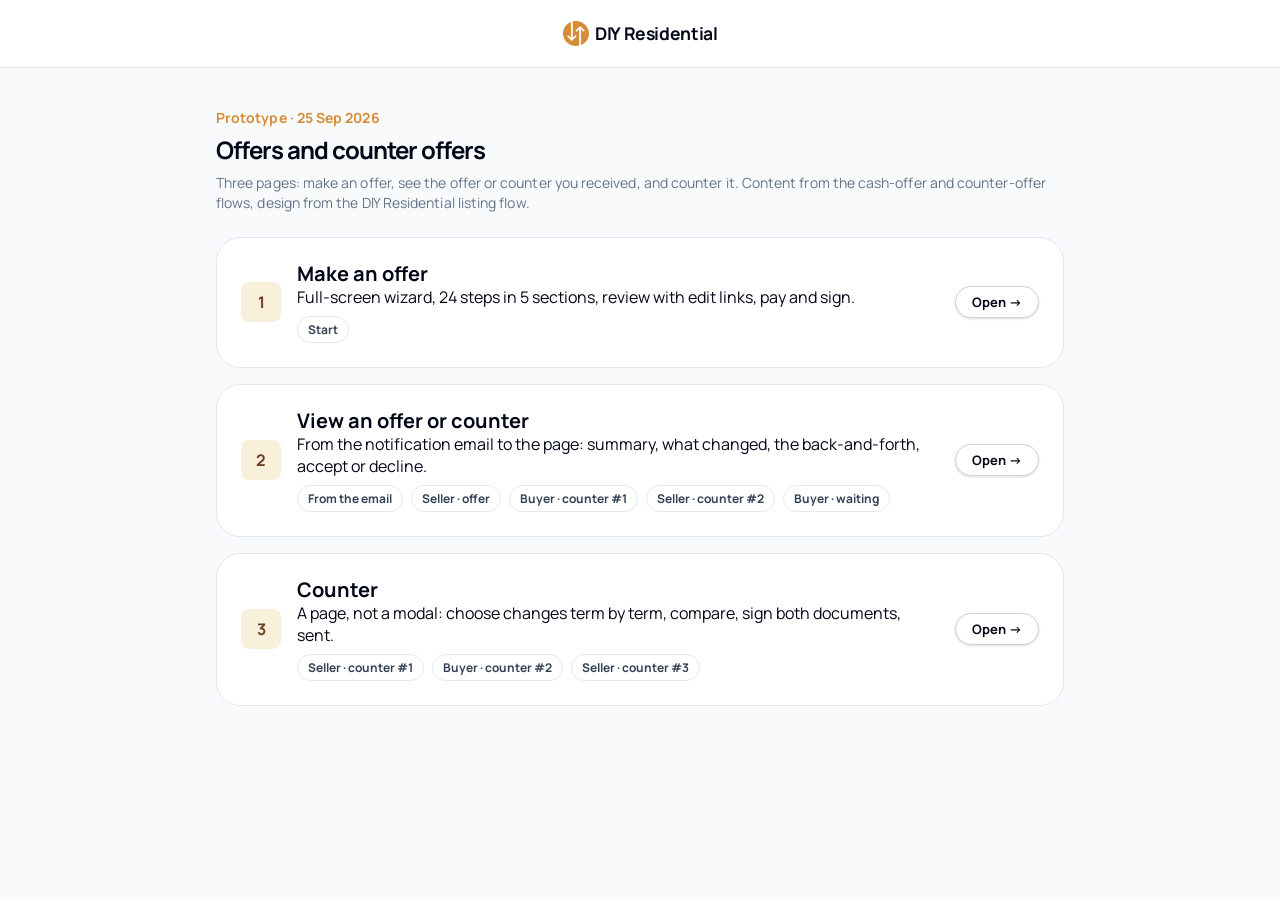
<file: index.html>
<!doctype html>
<html lang="en" data-theme="light">
<head>
<meta charset="utf-8">
<meta name="color-scheme" content="light">
<meta name="viewport" content="width=device-width, initial-scale=1">
<title>Offers Redesign</title>
<link rel="preconnect" href="https://fonts.googleapis.com">
<link href="https://fonts.googleapis.com/css2?family=Manrope:wght@400;600;700;800&display=swap" rel="stylesheet">
<link rel="stylesheet" href="css/tokens.css">
<link rel="stylesheet" href="css/base.css">
<link rel="stylesheet" href="css/layout.css">
<link rel="stylesheet" href="css/components.css">
<link rel="stylesheet" href="css/offers.css">
<style>
.idx{max-width:880px; margin:0 auto; padding:var(--space-3xl) var(--space-md) var(--space-5xl); display:flex; flex-direction:column; gap:var(--space-xl)}
.idx .list{display:flex; flex-direction:column; gap:var(--space-md)}
.idx .item{display:grid; grid-template-columns:auto 1fr auto; gap:var(--space-md); align-items:center}
.idx .item:hover{border-color:var(--border-strong)}
.idx .n{width:40px; height:40px; border-radius:var(--radius-lg); background:var(--secondary-faint); color:var(--secondary-foreground); display:grid; place-items:center; font-weight:700}
.idx .sub{display:flex; gap:var(--space-xs); flex-wrap:wrap; margin-top:var(--space-xs)}
.idx .sub a{font-size:12px; font-weight:700; color:var(--foreground-alt); border:1px solid var(--border); border-radius:var(--radius-full); padding:4px 10px}
.idx .sub a:hover{background:var(--background-subtle)}
</style>
</head>
<body>
<div class="nav-bar"><div class="nav-slot nav-slot-start"></div><a class="brand" href="index.html" aria-label="DIY Residential home"><img src="assets/icons/logo-symbol.svg" width="25.667" height="25.667" alt="" class="brand-symbol"><span>DIY Residential</span></a><div class="nav-slot nav-slot-end"></div></div>
<main class="idx">
  <div class="screen-text-block" style="margin:0"><p class="eyebrow">Prototype · 25 Sep 2026</p><h1 class="screen-title">Offers and counter offers</h1><p class="screen-description">Three pages: make an offer, see the offer or counter you received, and counter it. Content from the cash-offer and counter-offer flows, design from the DIY Residential listing flow.</p></div>
  <div class="list">
    <div class="card item"><span class="n">1</span><div><b class="h4" style="display:block">Make an offer</b><span>Full-screen wizard, 24 steps in 5 sections, review with edit links, pay and sign.</span><div class="sub"><a href="01-make-offer.html">Start</a></div></div><a class="btn btn-outline btn-sm" href="01-make-offer.html">Open →</a></div>
    <div class="card item"><span class="n">2</span><div><b class="h4" style="display:block">View an offer or counter</b><span>From the notification email to the page: summary, what changed, the back-and-forth, accept or decline.</span><div class="sub"><a href="02-offer-view.html">From the email</a><a href="02-offer-view.html?as=seller-r1">Seller · offer</a><a href="02-offer-view.html?as=buyer-r2">Buyer · counter #1</a><a href="02-offer-view.html?as=seller-r3">Seller · counter #2</a><a href="02-offer-view.html?as=buyer-sent">Buyer · waiting</a></div></div><a class="btn btn-outline btn-sm" href="02-offer-view.html">Open →</a></div>
    <div class="card item"><span class="n">3</span><div><b class="h4" style="display:block">Counter</b><span>A page, not a modal: choose changes term by term, compare, sign both documents, sent.</span><div class="sub"><a href="03-counter.html?as=seller-c1">Seller · counter #1</a><a href="03-counter.html?as=buyer-c2">Buyer · counter #2</a><a href="03-counter.html?as=seller-c3">Seller · counter #3</a></div></div><a class="btn btn-outline btn-sm" href="03-counter.html">Open →</a></div>
  </div>
</main>
</body>
</html>
</file>
<file: css/tokens.css>
:root {
  
  --primary:            #265f50;
  --primary-faint:      #f3faf7;
  --primary-muted:      #d7f0e6; 
  --primary-foreground: #ffffff;

  
  --secondary:            #ecce9a;
  --secondary-subtle:     #f2deb6;
  --secondary-faint:      #f9f0db;
  --secondary-foreground: #6c3e22;
  --secondary-strong:     #d78d38; 
  --secondary-50:         #fcf8f0; 

  
  --foreground:       #020617;
  --foreground-alt:   #334155;
  --muted-foreground: #64748b;

  
  --background:        #ffffff;
  --background-subtle: #f8fafc;
  --input:             #ffffff;

  
  --border:        #e2e8f0;
  --border-strong: #cbd5e1;
  --border-muted:  #f1f5f9;

  
  --sidebar:            #f8fafc;
  --sidebar-foreground: #1e293b;
  --sidebar-border:     #e2e8f0;
  --sidebar-muted:      #64748b;

  
  --space-3xs: 2px;  --space-xs: 8px;   --space-s: 12px;
  --space-md: 16px;  --space-lg: 20px;  --space-xl: 24px;
  --space-2xl: 32px; --space-3xl: 40px; --space-5xl: 64px;

  
  --radius-md: 6px;   --radius-lg: 8px;   --radius-2xl: 16px;
  --radius-3xl: 24px; --radius-32: 32px;  --radius-full: 9999px;

  
  --shadow-2xs: 0 1px 0 0 #0000000d;
  --shadow-xs:  0 1px 2px 0 #0000000d;
  --shadow-sm:  0 1px 2px -1px #00000012, 0 1px 3px 0 #00000012;
  --focus-ring: 0 0 0 3px #ecce9a80;

  
  --button-lg: 40px; --button-sm: 32px; --input-lg: 40px;

  
  --h1-size: 48px; --h1-lh: 56px; --h1-tracking: -1px;
  --h2-size: 30px; --h2-lh: 38px; --h2-tracking: -1px;
  --h3-size: 24px; --h3-lh: 28.8px; --h3-tracking: -1px;
  --h4-size: 20px; --h4-lh: 24px; --h4-tracking: 0;

  
  --shadow-button: 0 1px 3px 0 #00000012, 0 1px 2px 0 #00000012;
  --p-lg-size: 18px; --p-lg-lh: 28px;
  --p-reg-size: 16px; --p-reg-lh: 24px;
  
  --p-sm-size: 14px; --p-sm-lh: 20px; --p-sm-tracking: 0.07px;
  --p-mini-size: 12px; --p-mini-lh: 16px; --p-mini-tracking: 0.18px;
}
</file>
<file: css/base.css>
* { box-sizing: border-box; }
html, body { margin: 0; padding: 0; }

body {
  font-family: 'Manrope', sans-serif;
  color: var(--foreground);
  background: var(--background-subtle);
  -webkit-font-smoothing: antialiased;
}

button, input, textarea, select {
  font-family: inherit;
  color: inherit;
}

button { cursor: pointer; }

a { color: inherit; text-decoration: none; }

h1, h2, h3, h4, h5, p { margin: 0; }

.h1 { font-size: var(--h1-size); line-height: var(--h1-lh); letter-spacing: var(--h1-tracking); font-weight: 700; }
.h2 { font-size: var(--h2-size); line-height: var(--h2-lh); letter-spacing: var(--h2-tracking); font-weight: 700; }
.h3 { font-size: var(--h3-size); line-height: var(--h3-lh); letter-spacing: var(--h3-tracking); font-weight: 700; }
.h4 { font-size: var(--h4-size); line-height: var(--h4-lh); letter-spacing: var(--h4-tracking); font-weight: 700; }
.p-lg { font-size: var(--p-lg-size); line-height: var(--p-lg-lh); font-weight: 400; }
.p-reg { font-size: var(--p-reg-size); line-height: var(--p-reg-lh); font-weight: 400; }
.p-sm { font-size: var(--p-sm-size); line-height: var(--p-sm-lh); letter-spacing: var(--p-sm-tracking); font-weight: 400; }
.p-mini { font-size: var(--p-mini-size); line-height: var(--p-mini-lh); letter-spacing: var(--p-mini-tracking); font-weight: 400; }

.text-muted { color: var(--muted-foreground); }
.text-alt { color: var(--foreground-alt); }
.font-semibold { font-weight: 600; }
.font-bold { font-weight: 700; }

svg.icon { width: 20px; height: 20px; stroke-width: 1.5; flex-shrink: 0; }

[hidden] { display: none !important; }

.sr-only {
  position: absolute; width: 1px; height: 1px;
  overflow: hidden; clip: rect(0,0,0,0); white-space: nowrap;
}
</file>
<file: css/layout.css>
:root { --content-max: 1200px; --page-gutter: var(--space-5xl); --header-h: 69px; }

.app-shell {
  min-height: 100vh;
  display: flex;
  flex-direction: column;
  background: var(--background);
}

html { scroll-padding-top: var(--header-h); scroll-padding-bottom: 96px; }

.nav-bar {
  position: sticky;
  top: 0;
  z-index: 20;
  flex-shrink: 0;
  display: grid;
  grid-template-columns: 1fr auto 1fr;
  align-items: center;
  gap: var(--space-md);
  padding: var(--space-md) var(--space-xl);
  min-height: 68px;
  background: var(--background);
  border-bottom: 1px solid var(--border);
}

.nav-slot { display: flex; align-items: center; min-width: 0; }
.nav-slot-end { justify-content: flex-end; }

.nav-bar .brand {
  grid-column: 2;
  display: flex;
  align-items: center;
  gap: 4.667px;
  color: var(--foreground);
  font-size: 17.5px;
  line-height: 1.2;
  font-weight: 700;
  letter-spacing: -0.35px;
  white-space: nowrap;
}
.brand-symbol { width: 25.667px; height: 25.667px; margin: 1.167px; }

.nav-pill {
  display: inline-flex;
  align-items: center;
  justify-content: center;
  gap: var(--space-xs);
  min-height: 36px;
  padding: 7.5px var(--space-md);
  border: 1px solid var(--border-strong);
  border-radius: var(--radius-full);
  background: var(--background);
  box-shadow: 0 1px 3px 0 #00000012, 0 1px 2px 0 #00000012;
  font-size: var(--p-sm-size);
  line-height: var(--p-sm-lh);
  letter-spacing: var(--p-sm-tracking);
  font-weight: 700;
  color: var(--foreground);
  white-space: nowrap;
}
.nav-pill:hover { background: var(--background-subtle); }

.screen-area {
  flex: 1;
  display: flex;
  flex-direction: column;
  min-height: 0;
}

.screen-fullbleed {
  flex: 1;
  display: flex;
  align-items: center;
  justify-content: center;
  padding: var(--space-3xl) var(--space-md);
}

.screen-fullbleed .fullbleed-inner {
  max-width: 720px;
  width: 100%;
  text-align: center;
}

.screen-working {
  flex: 1;
  display: flex;
  flex-direction: column;
}

.main-split-container {
  max-width: calc(var(--content-max) + var(--page-gutter) * 2);
  width: 100%;
  margin: 0 auto;
  flex: 1;
  display: flex;
  flex-direction: column;
  padding: var(--space-3xl) var(--page-gutter) 0;
}

.screen-text-block {
  max-width: var(--content-max);
  margin: 0 auto var(--space-2xl);
  width: 100%;
  display: flex;
  flex-direction: column;
  gap: var(--space-xs);
}

.screen-text-block .eyebrow {
  color: var(--secondary-strong);
  font-weight: 700;
  font-size: var(--p-sm-size);
  line-height: var(--p-sm-lh);
  letter-spacing: var(--p-sm-tracking);
}

.screen-text-block .screen-title {
  font-size: var(--h3-size);
  line-height: var(--h3-lh);
  letter-spacing: var(--h3-tracking);
  font-weight: 700;
  color: var(--foreground);
}

.screen-text-block .screen-description {
  font-size: var(--p-sm-size);
  line-height: var(--p-sm-lh);
  letter-spacing: var(--p-sm-tracking);
  color: var(--muted-foreground);
}

.split-zones {
  max-width: var(--content-max);
  width: 100%;
  margin: 0 auto;
  display: flex;
  gap: var(--space-3xl);
  align-items: flex-start;
}

.zone-content {
  flex: 1;
  min-width: 0;
  display: flex;
  flex-direction: column;
  gap: var(--space-xl);
}

.zone-rail {
  width: 336px;
  flex-shrink: 0;
  position: sticky;
  top: calc(var(--header-h) + var(--space-2xl));
}

.split-zones.no-rail .zone-content { max-width: 864px; }

.footer-bar-actions { display: flex; align-items: center; gap: var(--space-s); }

.footer-bar {
  position: sticky;
  bottom: 0;
  z-index: 15;
  height: calc(88px + env(safe-area-inset-bottom, 0px));
  padding-bottom: env(safe-area-inset-bottom, 0px);
  flex-shrink: 0;
  background: var(--background);
  border-top: 1px solid var(--border);
  margin-top: var(--space-2xl);
}

.footer-bar-inner {
  max-width: calc(var(--content-max) + var(--page-gutter) * 2);
  margin: 0 auto;
  height: 100%;
  display: flex;
  align-items: center;
  justify-content: space-between;
  padding: 0 var(--page-gutter);
}

.nav-overlay-scrim {
  position: fixed;
  inset: 0;
  background: rgba(2, 6, 23, 0.4);
  z-index: 100;
  opacity: 0;
  pointer-events: none;
  transition: opacity 0.2s ease;
}

.nav-overlay-scrim.open {
  opacity: 1;
  pointer-events: auto;
}

.nav-overlay-panel {
  position: fixed;
  top: 0;
  left: 0;
  bottom: 0;
  width: 320px;
  background: var(--sidebar);
  border-right: 1px solid var(--sidebar-border);
  z-index: 101;
  transform: translateX(-100%);
  transition: transform 0.25s ease;
  display: flex;
  flex-direction: column;
  padding: var(--space-xl) var(--space-md);
  overflow-y: auto;
}

.nav-overlay-panel.open {
  transform: translateX(0);
}

.nav-overlay-close {
  align-self: flex-end;
  margin-bottom: var(--space-md);
}

.living-card-band { display: none; }

@media (max-width: 1279px) {
  .split-zones { flex-direction: column; align-items: stretch; }
  .zone-rail { display: none; }
  .living-card-band { display: block; margin-bottom: var(--space-xl); }
}

@media (max-width: 1439px) {
  :root { --page-gutter: var(--space-3xl); }
}

@media (max-width: 1023px) {
  :root { --page-gutter: var(--space-2xl); }
}

@media (max-width: 640px) {
  :root { --header-h: 61px; }
  .nav-bar { padding: var(--space-s) var(--space-md); min-height: 60px; gap: var(--space-xs); }
  .nav-pill { padding: 7.5px var(--space-s); }
  :root { --page-gutter: var(--space-md); }
  .main-split-container { padding-top: var(--space-xl); }
  .nav-overlay-panel { width: 88vw; }

  
  .field-grid { grid-template-columns: 1fr; }
  .checkbox-grid { grid-template-columns: 1fr; }
  .valuation-tiers { flex-direction: column; }
  .choice-grid { grid-template-columns: 1fr 1fr; }

  .footer-bar-inner { gap: var(--space-s); }
  .footer-bar-inner .btn, .footer-bar-actions { flex: 1; }
  .footer-bar-actions .btn { flex: 1; }

  
  .yn-row { flex-wrap: wrap; row-gap: var(--space-xs); }
  .yn-row > span:first-child { flex-basis: calc(100% - 32px); }
  .yn-row .segmented-select { flex-basis: 100%; order: 3; }
}

@media (max-width: 440px) {
  .nav-bar .brand span { position: absolute; width: 1px; height: 1px; overflow: hidden; clip: rect(0 0 0 0); }
}
</file>
<file: css/components.css>
.btn {
  display: inline-flex;
  align-items: center;
  justify-content: center;
  gap: var(--space-xs);
  border-radius: var(--radius-full);
  font-weight: 700;
  font-size: 14px;
  border: 1px solid transparent;
  height: var(--button-lg);
  padding: 0 var(--space-xl);
  white-space: nowrap;
}

.btn-sm { height: var(--button-sm); padding: 0 var(--space-md); font-size: 13px; }

.btn-primary { background: var(--secondary); color: var(--secondary-foreground); }
.btn-primary:hover { background: var(--secondary-subtle); }
.btn-primary:disabled { opacity: 0.4; cursor: not-allowed; }

.btn-outline { background: var(--background); border-color: var(--border-strong); color: var(--foreground); box-shadow: var(--shadow-button); }
.btn-outline:hover { background: var(--background-subtle); }

.btn-ghost { background: transparent; border-color: transparent; color: var(--foreground); }
.btn-ghost:hover { background: var(--background-subtle); }

.btn-link { background: none; border: none; padding: 0; height: auto; font-weight: 600; color: var(--foreground-alt); text-decoration: underline; }

.badge {
  display: inline-flex;
  align-items: center;
  gap: var(--space-3xs);
  padding: 6px var(--space-xs);
  border-radius: var(--radius-lg);
  font-size: 12px;
  font-weight: 700;
  white-space: nowrap;
  align-self: flex-start;
}

.badge-secondary { background: var(--secondary); color: var(--secondary-foreground); }
.badge-outline { background: rgba(255,255,255,0.1); border: 1px solid var(--border); color: var(--foreground-alt); }
.badge-primary { background: var(--primary); color: var(--primary-foreground); }
.badge-muted { background: var(--border-muted); color: var(--foreground-alt); }

.chip {
  display: inline-flex;
  align-items: center;
  padding: var(--space-3xs) var(--space-s);
  border-radius: var(--radius-full);
  font-size: 13px;
  font-weight: 600;
  background: var(--background-subtle);
  border: 1px solid var(--border);
  color: var(--foreground-alt);
}

.card {
  background: var(--background);
  border: 1px solid var(--border);
  border-radius: var(--radius-3xl);
  padding: var(--space-xl);
  min-width: 0;
}

.choice-grid {
  display: grid;
  grid-template-columns: repeat(3, 1fr);
  gap: var(--space-md);
}

@media (max-width: 640px) {
  .choice-grid { grid-template-columns: repeat(2, 1fr); }
}

.choice-card {
  display: flex;
  flex-direction: column;
  align-items: center;
  justify-content: center;
  gap: var(--space-s);
  padding: var(--space-xl) var(--space-md);
  border-radius: var(--radius-2xl);
  border: 1.5px solid var(--border);
  background: var(--background);
  text-align: center;
  transition: border-color 0.15s ease, background 0.15s ease;
}

.choice-card:hover { border-color: var(--border-strong); }

.choice-card svg { width: 36px; height: 36px; stroke-width: 1.5; color: var(--foreground-alt); }

.choice-card.selected {
  border-color: var(--secondary-foreground);
  background: var(--secondary-faint);
}

.choice-card.selected svg { color: var(--secondary-foreground); }

.choice-card .choice-label { font-weight: 600; font-size: 14px; }

.rich-row {
  display: flex;
  align-items: center;
  gap: var(--space-s);
  padding: var(--space-md);
  border-radius: var(--radius-2xl);
  border: 1px solid var(--border);
  background: var(--background);
  text-align: left;
  width: 100%;
}

.rich-row:hover { border-color: var(--border-strong); }

.rich-row.selected { border-color: var(--secondary); background: var(--secondary-50); }

.rich-row svg { width: 20px; height: 20px; flex-shrink: 0; color: var(--foreground-alt); }
.rich-row.selected svg { color: var(--secondary-foreground); }

.rich-row .rich-row-title { font-weight: 600; font-size: 14px; }
.rich-row .rich-row-subtitle { font-size: 14px; color: var(--muted-foreground); margin-top: 2px; }

.act-progress { display: flex; flex-direction: column; gap: var(--space-xs); }

.act-progress .act-label { font-size: 12px; font-weight: 700; color: var(--muted-foreground); letter-spacing: 0.5px; }

.act-segments { display: flex; gap: var(--space-3xs); }

.act-segment {
  height: 6px;
  flex: 1;
  border-radius: var(--radius-full);
  background: var(--border);
}

.act-segment.filled { background: var(--foreground); }

.nav-overlay-eyebrow { font-size: 12px; font-weight: 700; color: var(--muted-foreground); letter-spacing: 1.5px; padding-left: var(--space-xs); }

.nav-act-group { margin-top: var(--space-md); display: flex; flex-direction: column; gap: var(--space-md); }

.nav-act-item {
  display: flex; align-items: center; gap: var(--space-xs);
  width: 100%; padding: var(--space-s); border: 0; border-radius: var(--radius-lg);
  text-align: left; cursor: pointer;
  font-size: var(--p-sm-size); line-height: var(--p-sm-lh); letter-spacing: var(--p-sm-tracking); font-weight: 600;
  color: var(--sidebar-foreground);
  transition: filter 0.15s ease;
}
.nav-act-item:hover { filter: brightness(0.98); }
.nav-act-item:focus-visible { outline: none; box-shadow: var(--focus-ring); }
.nav-act-item.done { background: var(--primary-faint); color: var(--primary); }
.nav-act-item.current { background: var(--secondary-faint); }
.nav-act-item.upcoming { background: var(--border-muted); }
.nav-act-lead { width: 20px; height: 20px; display: flex; align-items: center; justify-content: center; flex-shrink: 0; }
.nav-act-name { flex: 1; min-width: 0; overflow: hidden; text-overflow: ellipsis; white-space: nowrap; }
.nav-act-chevron { flex-shrink: 0; margin-right: 4px; }

.nav-act-check {
  width: 16px; height: 16px; background: var(--primary);
  -webkit-mask: url("../assets/icons/checkmark-circle-02.svg") center / 89.6% no-repeat;
          mask: url("../assets/icons/checkmark-circle-02.svg") center / 89.6% no-repeat;
}
.nav-act-number {
  width: 20px; height: 20px; border-radius: var(--radius-full);
  display: flex; align-items: center; justify-content: center;
  font-size: var(--p-mini-size); line-height: 1; font-weight: 700; font-variant-numeric: tabular-nums;
}
.nav-act-item.current .nav-act-number { background: var(--secondary-subtle); color: var(--secondary-foreground); }
.nav-act-item.upcoming .nav-act-number { background: var(--border); color: var(--muted-foreground); }

.nav-act-promise { font-size: var(--p-mini-size); line-height: var(--p-mini-lh); letter-spacing: var(--p-mini-tracking); color: var(--muted-foreground); }

.nav-step-list { display: flex; flex-direction: column; gap: var(--space-3xs); padding-left: var(--space-xs); margin: calc(var(--space-xs) * -1) 0 calc(var(--space-3xs) * -1); }

.nav-step-row {
  display: flex;
  align-items: center;
  gap: var(--space-xs);
  padding: var(--space-xs);
  border-radius: var(--radius-md);
  font-size: 13px;
  color: var(--sidebar-foreground);
}

.nav-step-row.active { background: var(--background); font-weight: 700; }
.nav-step-row.todo { color: var(--muted-foreground); }
.nav-step-row[data-clickable="true"] { cursor: pointer; }
.nav-step-row[data-clickable="true"]:hover { background: var(--background); }

.nav-step-icon { width: 16px; height: 16px; flex-shrink: 0; display: flex; align-items: center; justify-content: center; }
.nav-step-icon svg { width: 16px; height: 16px; stroke-width: 2; }
.nav-step-row.done .nav-step-icon svg { color: var(--primary); }
.nav-step-row.active .nav-step-icon svg { color: var(--secondary-foreground); }
.nav-step-row.todo .nav-step-icon svg { color: var(--muted-foreground); }

.dot { display: block; border-radius: var(--radius-full); }
.dot-filled { width: 10px; height: 10px; background: var(--secondary-foreground); }
.dot-hollow { width: 10px; height: 10px; border: 1.5px solid var(--muted-foreground); }

.nav-overlay-footer {
  margin-top: auto;
  padding-top: var(--space-lg);
  border-top: 1px solid var(--sidebar-border);
  display: flex;
  flex-direction: column;
  gap: var(--space-3xs);
}

.nav-overlay-footer .nav-footer-link {
  padding: var(--space-xs);
  border-radius: var(--radius-md);
  font-weight: 600;
  font-size: 14px;
}

.nav-overlay-footer .nav-footer-link:hover { background: var(--background); }

.listing-card {
  display: flex;
  flex-direction: column;
  gap: var(--space-lg);
  padding: var(--space-md);
  background: var(--background);
  border: 1px solid var(--border);
  border-radius: var(--radius-3xl);
  box-shadow: var(--shadow-2xs);
  overflow: hidden;
  min-width: 0;
  text-align: left;
}

.listing-card-image {
  position: relative;
  aspect-ratio: 368 / 256;
  border-radius: var(--radius-2xl);
  overflow: hidden;
  background: var(--background-subtle);
  display: flex;
  align-items: center;
  justify-content: center;
  color: var(--muted-foreground);
  font-size: var(--p-sm-size);
  flex-shrink: 0;
}

.listing-card-image img {
  position: absolute;
  inset: 0;
  width: 100%;
  height: 100%;
  object-fit: cover;
  animation: card-photo-in 0.5s ease;
}

.listing-card-image .badge { position: absolute; top: var(--space-md); left: var(--space-md); }

@keyframes card-photo-in {
  from { opacity: 0; transform: scale(1.04); }
  to { opacity: 1; transform: scale(1); }
}

.listing-card-content {
  display: flex;
  flex-direction: column;
  gap: var(--space-md);
  padding: var(--space-xs);
  min-width: 0;
}

.listing-card-heading { display: flex; flex-direction: column; gap: var(--space-s); min-width: 0; }

.listing-card-title {
  font-size: var(--h3-size);
  line-height: var(--h3-lh);
  letter-spacing: var(--h3-tracking);
  font-weight: 700;
  color: var(--foreground);
  overflow-wrap: anywhere;
}

.listing-card-title.placeholder { color: var(--muted-foreground); }

.listing-card-address {
  font-size: var(--p-reg-size);
  line-height: var(--p-reg-lh);
  color: var(--foreground-alt);
}

.listing-card-stats {
  display: flex;
  flex-wrap: wrap;
  gap: var(--space-xs);
  padding-top: var(--space-lg);
  border-top: 1px solid var(--border-muted);
}

.listing-card-stat {
  display: inline-flex;
  align-items: center;
  gap: 6px;
  padding: var(--space-xs);
  border-radius: 10px;
  border: 1px solid var(--border);
  background: var(--background-subtle);
  font-size: var(--p-sm-size);
  line-height: var(--p-sm-lh);
  letter-spacing: var(--p-sm-tracking);
  font-weight: 600;
  color: var(--muted-foreground);
  white-space: nowrap;
}

.listing-card-stat.ghost { border-style: dashed; background: var(--background); }

.zone-rail .listing-card-stats, .comparable-row .listing-card-stats, .milestone-card .listing-card-stats, .act-cover-progress .listing-card-stats { gap: 6px; }
.zone-rail .listing-card-stat, .comparable-row .listing-card-stat, .milestone-card .listing-card-stat, .act-cover-progress .listing-card-stat { padding: 6px; gap: 4px; font-size: var(--p-mini-size); line-height: var(--p-mini-lh); letter-spacing: var(--p-mini-tracking); }

.listing-card-stat-icon { width: 16px; height: 16px; flex-shrink: 0; display: flex; align-items: center; justify-content: center; }
.listing-card-stat-icon img { display: block; }
.listing-card-stat-icon.flipped img { transform: scaleY(-1); }

.living-card-rows {
  display: flex;
  flex-direction: column;
  gap: var(--space-xs);
  padding-top: var(--space-md);
  border-top: 1px solid var(--border-muted);
}

.living-card-row {
  display: flex;
  align-items: center;
  justify-content: space-between;
  gap: var(--space-s);
  font-size: var(--p-sm-size);
  line-height: var(--p-sm-lh);
  letter-spacing: var(--p-sm-tracking);
}

.living-card-row .row-label { color: var(--foreground-alt); }
.living-card-row .row-action { font-weight: 700; }
.living-card-row .row-action.done { color: var(--primary); }
.living-card-row .row-action.pending { color: var(--muted-foreground); }

.listing-card.band { flex-direction: row; align-items: stretch; }
.listing-card.band .listing-card-image { width: 40%; max-width: 240px; aspect-ratio: auto; min-height: 136px; }
.listing-card.band .listing-card-content { flex: 1; padding: var(--space-xs) 0; }

@media (max-width: 640px) {
  .listing-card.band { gap: var(--space-md); padding: var(--space-s); }
  .listing-card.band .listing-card-image { width: 104px; min-height: 104px; }
  .listing-card.band .listing-card-title { font-size: var(--h4-size); line-height: var(--h4-lh); letter-spacing: 0; }
  .listing-card.band .listing-card-address { font-size: var(--p-sm-size); line-height: var(--p-sm-lh); }
  .listing-card.band .listing-card-heading { gap: var(--space-3xs); }
  .listing-card.band .listing-card-content { gap: var(--space-s); }
  .listing-card.band .listing-card-stats { padding-top: var(--space-s); gap: 6px; }
  .listing-card.band .listing-card-stat { padding: 4px 6px; font-size: var(--p-mini-size); line-height: var(--p-mini-lh); }
}

.act-cover {
  flex: 1;
  display: grid;
  grid-template-columns: minmax(0, 600px) minmax(0, 1fr);
  min-height: calc(100vh - 76px);
}

.act-cover-text {
  display: flex;
  flex-direction: column;
  align-items: flex-start;
  justify-content: center;
  padding: var(--space-5xl) 56px var(--space-5xl) var(--space-5xl);
}

.act-cover-eyebrow {
  font-size: var(--p-mini-size);
  line-height: var(--p-mini-lh);
  letter-spacing: var(--p-mini-tracking);
  font-weight: 700;
  color: var(--secondary-strong);
  margin-bottom: var(--space-md);
}

.act-cover-text .act-cover-number {
  font-size: var(--p-sm-size);
  line-height: var(--p-sm-lh);
  letter-spacing: var(--p-sm-tracking);
  font-weight: 400;
  color: var(--muted-foreground);
  margin-bottom: var(--space-xs);
}

.act-cover-title {
  margin: 0 0 var(--space-md);
  font-size: var(--h1-size);
  line-height: var(--h1-lh);
  letter-spacing: var(--h1-tracking);
  font-weight: 700;
  color: #000;
}

.act-cover-text .act-cover-line {
  font-size: var(--p-sm-size);
  line-height: var(--p-sm-lh);
  letter-spacing: var(--p-sm-tracking);
  color: var(--muted-foreground);
  margin-bottom: var(--space-xl);
}

.act-cover-chips { display: flex; flex-wrap: wrap; gap: var(--space-xs); margin-bottom: 48px; }

.act-cover-tag {
  display: inline-flex;
  align-items: center;
  padding: var(--space-xs) var(--space-s);
  border-radius: 10px;
  border: 1px solid var(--border);
  background: var(--background-subtle);
  font-size: var(--p-mini-size);
  line-height: var(--p-mini-lh);
  letter-spacing: var(--p-mini-tracking);
  font-weight: 600;
  color: var(--muted-foreground);
  white-space: nowrap;
}

.act-cover-progress {
  width: 100%;
  max-width: 472px;
  margin-top: 48px;
  padding-top: var(--space-xl);
  border-top: 1px solid var(--border-muted);
  display: flex;
  flex-direction: column;
  gap: var(--space-s);
}

.act-cover-progress-header { display: flex; align-items: baseline; justify-content: space-between; gap: var(--space-xs); }
.act-cover-progress-title { font-size: var(--p-sm-size); line-height: var(--p-sm-lh); letter-spacing: var(--p-sm-tracking); font-weight: 700; color: var(--foreground); }
.act-cover-progress-meta { font-size: var(--p-mini-size); line-height: var(--p-mini-lh); letter-spacing: var(--p-mini-tracking); color: var(--muted-foreground); }
.act-cover-progress .act-segments { margin-bottom: var(--space-xs); }

.act-cover-progress .listing-card.band { padding: var(--space-s); gap: var(--space-md); }
.act-cover-progress .listing-card.band .listing-card-image { width: 152px; max-width: none; min-height: 120px; font-size: var(--p-mini-size); }
.act-cover-progress .listing-card-title { font-size: var(--h4-size); line-height: var(--h4-lh); letter-spacing: 0; }
.act-cover-progress .listing-card-address { font-size: var(--p-sm-size); line-height: var(--p-sm-lh); }
.act-cover-progress .listing-card-heading { gap: var(--space-3xs); }
.act-cover-progress .listing-card-content { gap: var(--space-s); }
.act-cover-progress .listing-card-stats { padding-top: var(--space-s); }

.act-cover-art { position: relative; background: #f2f1ec; }

.act-cover-art-inner {
  position: sticky;
  top: var(--header-h);
  height: calc(100vh - var(--header-h));
  display: flex;
  align-items: center;
  justify-content: center;
  padding: var(--space-2xl);
}

.act-cover-art img {
  display: block;
  width: auto;
  height: auto;
  max-width: min(100%, 640px); 
  max-height: 100%;
  opacity: 0;
  transform: scale(0.985);
  transition: opacity 0.35s ease, transform 0.5s ease;
}
.act-cover-art img.is-loaded { opacity: 1; transform: none; }
@media (prefers-reduced-motion: reduce) { .act-cover-art img { transition: none; transform: none; } }

@media (max-width: 1023px) {
  .act-cover { grid-template-columns: 1fr; min-height: 0; }
  .act-cover-art { order: -1; }
  .act-cover-art-inner { position: static; height: 320px; padding: var(--space-md); }
  .act-cover-text { padding: var(--space-2xl) var(--space-md) var(--space-3xl); }
  .act-cover-title { font-size: var(--h2-size); line-height: var(--h2-lh); }
  .act-cover-chips { margin-bottom: var(--space-xl); }
  .act-cover-text { justify-content: flex-start; }
  .act-cover-progress { margin-top: var(--space-2xl); max-width: none; }
  .act-cover-progress .listing-card.band .listing-card-image { width: 84px; min-height: 96px; }
}

.act-cover-number { font-size: var(--p-sm-size); line-height: var(--p-sm-lh); letter-spacing: var(--p-sm-tracking); font-weight: 700; color: var(--secondary-strong); margin-bottom: var(--space-xs); }
.act-cover-icon { margin-bottom: var(--space-lg); color: var(--secondary-foreground); }
.act-cover-icon svg { width: 56px; height: 56px; stroke-width: 1.2; }
.act-cover-line { color: var(--foreground-alt); margin-bottom: var(--space-xl); }

.why-line {
  font-size: 13px;
  color: var(--muted-foreground);
  margin-top: 2px;
}

.term-chip {
  display: inline-flex;
  align-items: center;
  gap: 4px;
  font-size: 12px;
  font-weight: 600;
  color: var(--foreground-alt);
  border-bottom: 1px dashed var(--border-strong);
  cursor: help;
}

.field-reaction {
  display: flex;
  align-items: flex-start;
  gap: var(--space-xs);
  padding: var(--space-s);
  border-radius: var(--radius-md);
  font-size: var(--p-sm-size);
  line-height: var(--p-sm-lh);
  letter-spacing: var(--p-sm-tracking);
}

.field-reaction svg { width: 16px; height: 16px; stroke-width: 2; flex-shrink: 0; margin-top: 2px; }
.field-hint { font-size: var(--p-mini-size); line-height: var(--p-mini-lh); letter-spacing: var(--p-mini-tracking); color: var(--muted-foreground); }

.field-reaction.good-to-know { background: var(--primary-faint); color: var(--primary); }
.field-reaction.value-prompt { background: var(--secondary-faint); color: var(--secondary-foreground); }

.field-reaction.error { background: #fef2f2; color: #b91c1c; }
.field-reaction.helper { background: transparent; color: var(--muted-foreground); padding-left: 0; }
.field-reaction.prefill-hint { background: var(--background-subtle); color: var(--foreground-alt); }

.prefill-box {
  border: 1px solid var(--border);
  border-radius: var(--radius-lg);
  padding: var(--space-md);
  background: var(--background-subtle);
  display: flex;
  flex-direction: column;
  gap: var(--space-s);
}

.prefill-box.confirmed { background: var(--primary-faint); border-color: var(--primary); }
.prefill-box.corrected { background: var(--secondary-faint); border-color: var(--secondary-foreground); }

.prefill-actions { display: flex; gap: var(--space-xs); }

.field { display: flex; flex-direction: column; gap: var(--space-xs); min-width: 0; }
.field > label:has(.not-sure-inline) { display: flex; align-items: center; justify-content: space-between; gap: var(--space-xs); }
.field > label { font-size: var(--p-sm-size); line-height: var(--p-sm-lh); letter-spacing: var(--p-sm-tracking); font-weight: 600; color: var(--foreground); }

.field input[type="text"], .field input[type="number"], .field input[type="tel"] {
  border: 1px solid var(--border);
  border-radius: var(--radius-full);
  height: var(--input-lg);
  padding: 0 var(--space-md);
  background: var(--input);
  font-size: 14px;
  box-shadow: var(--shadow-xs);
}

.field select {
  appearance: none;
  -webkit-appearance: none;
  border: 1px solid var(--border-strong);
  border-radius: var(--radius-full);
  height: var(--input-lg);
  padding: 0 40px 0 var(--space-md);
  background: var(--input) url("data:image/svg+xml,%3Csvg xmlns='http://www.w3.org/2000/svg' width='16' height='16' viewBox='0 0 24 24' fill='none' stroke='%2364748b' stroke-width='2' stroke-linecap='round' stroke-linejoin='round'%3E%3Cpath d='m6 9 6 6 6-6'/%3E%3C/svg%3E") no-repeat right var(--space-md) center;
  font-size: 14px;
  box-shadow: var(--shadow-xs);
}

.field textarea {
  border: 1px solid var(--border);
  border-radius: var(--radius-lg);
  background: var(--input);
  font-size: 14px;
  padding: var(--space-s); resize: vertical; min-height: 96px;
  box-shadow: var(--shadow-xs);
}

.field input:focus, .field select:focus, .field textarea:focus { outline: 2px solid var(--secondary-foreground); outline-offset: 1px; }

.field-grid { display: grid; grid-template-columns: 1fr 1fr; gap: var(--space-2xl) var(--space-2xl); }

.field-grid.dense { gap: var(--space-md) var(--space-2xl); }

.field-grid > * { min-width: 0; }

.label-row {
  display: flex;
  align-items: center;
  justify-content: space-between;
  gap: var(--space-xs);
  width: 100%;
}

.badge-found {
  display: inline-flex;
  align-items: center;
  justify-content: center;
  min-height: 24px;
  padding: 4px var(--space-s);
  border-radius: var(--radius-lg);
  background: var(--primary-muted);
  color: var(--primary);
  font-size: var(--p-sm-size);
  line-height: var(--p-sm-lh);
  letter-spacing: var(--p-sm-tracking);
  font-weight: 700;
  white-space: nowrap;
  flex-shrink: 0;
}

.stepper { display: flex; flex-direction: column; gap: var(--space-xs); }
.stepper > .stepper-label { font-size: var(--p-sm-size); line-height: var(--p-sm-lh); letter-spacing: var(--p-sm-tracking); font-weight: 600; }

.stepper-controls { display: flex; align-items: center; gap: var(--space-xs); }

.stepper-btn {
  width: 40px; height: 40px; border-radius: var(--radius-full);
  border: 1px solid var(--border);
  background: rgba(255,255,255,0.1);
  box-shadow: var(--shadow-button);
  display: flex; align-items: center; justify-content: center;
  flex-shrink: 0;
}

.stepper-btn:hover { background: var(--background-subtle); }

.stepper-value {
  flex: 1;
  text-align: center;
  font-weight: 400;
  font-size: 14px;
  height: var(--input-lg);
  display: flex; align-items: center; justify-content: center;
  border: 1px solid var(--border);
  border-radius: var(--radius-full);
  background: var(--input);
  box-shadow: var(--shadow-xs);
}

.segmented {
  display: inline-flex;
  flex-wrap: nowrap;
  align-self: flex-start;
  filter: drop-shadow(0 1px 1px #0000000d);
}

.segmented.is-collapsed { display: none; }

.segmented button {
  padding: 9.5px var(--space-md);
  font-size: 14px;
  font-weight: 700;
  background: transparent;
  color: var(--foreground);
  border: 1px solid var(--border);
  white-space: nowrap;
  margin-left: -1px;
}

.segmented button:first-child { margin-left: 0; border-radius: var(--radius-full) 0 0 var(--radius-full); }
.segmented button:last-child { border-radius: 0 var(--radius-full) var(--radius-full) 0; }
.segmented button:only-child { border-radius: var(--radius-full); }

.segmented button.active { background: var(--secondary-faint); color: var(--secondary-foreground); position: relative; z-index: 1; }

select.segmented-select {
  appearance: none;
  -webkit-appearance: none;
  height: var(--input-lg);
  min-width: 128px;
  padding: 0 40px 0 var(--space-md);
  border: 1px solid var(--border);
  border-radius: var(--radius-full);
  background: var(--background) url("data:image/svg+xml,%3Csvg xmlns='http://www.w3.org/2000/svg' width='16' height='16' viewBox='0 0 24 24' fill='none' stroke='%23020617' stroke-width='2' stroke-linecap='round' stroke-linejoin='round'%3E%3Cpath d='m6 9 6 6 6-6'/%3E%3C/svg%3E") no-repeat right var(--space-md) center;
  box-shadow: 0 1px 1px #0000000d;
  font-size: var(--p-sm-size);
  font-weight: 700;
  color: var(--foreground);
  cursor: pointer;
}

select.segmented-select.has-value {
  background-color: var(--secondary-faint);
  color: var(--secondary-foreground);
  background-image: url("data:image/svg+xml,%3Csvg xmlns='http://www.w3.org/2000/svg' width='16' height='16' viewBox='0 0 24 24' fill='none' stroke='%236c3e22' stroke-width='2' stroke-linecap='round' stroke-linejoin='round'%3E%3Cpath d='m6 9 6 6 6-6'/%3E%3C/svg%3E");
}

select.segmented-select:focus-visible { outline: none; box-shadow: var(--focus-ring); }

.field-optional { color: var(--muted-foreground); font-weight: 400; }

.question-card-reveal { display: flex; flex-direction: column; gap: var(--space-md); padding-top: var(--space-md); border-top: 1px solid var(--border-muted); }
.question-card-reveal .field-reaction.helper { padding: 0; }

.yn-row { display: flex; align-items: center; gap: var(--space-md); padding: var(--space-s) 0; border-bottom: 1px solid var(--border-muted); }
.yn-row:last-child { border-bottom: none; }
.yn-row > span:first-child { flex: 1; min-width: 160px; }

.input-with-toggle { display: flex; align-items: center; gap: var(--space-xs); }
.input-with-toggle input { flex: 1; min-width: 96px; }
.input-with-toggle .segmented-select { min-width: 112px; }
.yn-row .segmented { flex-shrink: 0; }

.yn-row-tooltip { flex-shrink: 0; display: flex; color: var(--muted-foreground); cursor: help; }
.yn-row-tooltip svg { width: 18px; height: 18px; }

.question-card {
  min-width: 0;
  background: var(--background);
  border: 1px solid var(--border-muted);
  border-radius: var(--radius-2xl);
  padding: var(--space-xl);
  display: flex;
  flex-direction: column;
  gap: var(--space-md);
}

.question-card .question-header {
  display: flex;
  align-items: flex-start;
  justify-content: space-between;
  gap: var(--space-md);
}

.question-card .question-header svg { color: var(--muted-foreground); flex-shrink: 0; }

.not-sure-inline {
  display: flex; align-items: center; gap: 6px;
  font-size: 12px; font-weight: 600; color: var(--muted-foreground);
  background: none; border: 1px dashed var(--border-strong); border-radius: var(--radius-full);
  padding: 4px var(--space-s);
}

.not-sure-inline.active { background: var(--background-subtle); color: var(--foreground-alt); border-style: solid; }
.not-sure-inline svg { width: 12px; height: 12px; }

input[type="checkbox"] {
  appearance: none;
  -webkit-appearance: none;
  width: 16px; height: 16px;
  margin: 0;
  flex-shrink: 0;
  border: 1px solid var(--border-strong);
  border-radius: 4px;
  background: var(--input) no-repeat center / 14px 14px;
  box-shadow: var(--shadow-xs);
  cursor: pointer;
}

input[type="checkbox"]:checked {
  background-color: var(--primary);
  border-color: var(--primary);
  background-image: url("data:image/svg+xml,%3Csvg xmlns='http://www.w3.org/2000/svg' width='14' height='14' viewBox='0 0 24 24' fill='none' stroke='%23ffffff' stroke-width='2.5' stroke-linecap='round' stroke-linejoin='round'%3E%3Cpath d='M20 6 9 17l-5-5'/%3E%3C/svg%3E");
}

input[type="checkbox"]:focus-visible { outline: none; box-shadow: var(--focus-ring); }
input[type="checkbox"]:disabled { opacity: 0.5; cursor: not-allowed; }

.checkbox-grid { display: grid; grid-template-columns: 1fr 1fr; gap: var(--space-xs) var(--space-2xl); }

.checkbox-row {
  display: flex;
  align-items: center;
  gap: var(--space-xs);
  min-height: 24px;
  font-size: var(--p-sm-size);
  line-height: var(--p-sm-lh);
  letter-spacing: var(--p-sm-tracking);
  font-weight: 400;
  color: var(--foreground-alt);
  cursor: pointer;
}

.field-counter { display: flex; align-items: baseline; gap: 6px; }
.field-counter .count-big { font-size: 24px; font-weight: 700; }
.field-counter .count-label { font-size: 12px; color: var(--muted-foreground); }

.valuation-tiers { display: flex; gap: var(--space-md); flex-wrap: wrap; }

.valuation-tier {
  flex: 1;
  min-width: 160px;
  background: var(--background-subtle);
  border: 1px solid var(--border);
  border-radius: var(--radius-2xl);
  padding: var(--space-lg);
  display: flex;
  flex-direction: column;
  gap: var(--space-md);
}

.valuation-tier.suggested { background: var(--primary-faint); }

.valuation-tier .tier-value {
  font-size: var(--h2-size); line-height: var(--h2-lh); letter-spacing: var(--h2-tracking);
  font-weight: 700; color: var(--foreground);
}

.valuation-tier.suggested .tier-value { color: var(--primary); }

.badge-neutral { background: rgba(255,255,255,0.1); border: 1px solid var(--border); color: var(--foreground); }
.badge-subtle { background: var(--border); color: var(--muted-foreground); }

.savings-alert-banner {
  display: flex;
  align-items: center;
  gap: var(--space-xs);
  padding: var(--space-s) var(--space-md);
  border-radius: var(--radius-2xl);
  background: linear-gradient(100deg, #224d42 10%, #378c76 100%);
  color: #ffffff;
}

.savings-alert-banner svg { flex-shrink: 0; width: 16px; height: 16px; }
.savings-alert-banner span { font-size: 12px; font-weight: 600; letter-spacing: 0.18px; }

.comparable-row { display: flex; gap: var(--space-md); overflow-x: auto; padding-bottom: 4px; min-width: 0; }

.comparable-row .listing-card { width: 300px; flex-shrink: 0; }

.closing-costs-box {
  background: var(--background-subtle);
  border-radius: var(--radius-2xl);
  padding: var(--space-md);
  display: flex; flex-direction: column; gap: var(--space-s);
}

.savings-emotional-box {
  background: var(--primary-faint);
  border-radius: var(--radius-lg);
  padding: var(--space-md);
  display: flex; flex-direction: column; gap: var(--space-md);
}

.savings-emotional-box .savings-figure {
  font-size: var(--h1-size); line-height: var(--h1-lh); letter-spacing: var(--h1-tracking);
  font-weight: 700; color: var(--primary);
}

.icon-button-outline {
  width: 32px; height: 32px; border-radius: var(--radius-full);
  border: 1px solid var(--border); background: rgba(255,255,255,0.1);
  display: flex; align-items: center; justify-content: center; flex-shrink: 0;
  color: var(--foreground-alt);
}

.field-icon-input {
  display: flex; align-items: center; gap: var(--space-s);
  border: 1px solid var(--border); border-radius: var(--radius-full);
  height: var(--input-lg); padding: 0 var(--space-md);
  background: var(--input); box-shadow: var(--shadow-xs);
}

.field-icon-input svg { color: var(--muted-foreground); flex-shrink: 0; width: 16px; height: 16px; }

.field-icon-input input[type="number"] {
  border: none; box-shadow: none; border-radius: 0; padding: 0; height: auto;
  flex: 1; background: transparent;
}

.browser-mockup {
  border: 1px solid var(--border);
  border-radius: var(--radius-2xl);
  overflow: hidden;
  background: var(--background);
  box-shadow: var(--shadow-sm);
}

.browser-mockup-bar {
  display: flex;
  align-items: center;
  gap: var(--space-md);
  padding: var(--space-s) var(--space-md);
  background: var(--background-subtle);
  border-bottom: 1px solid var(--border);
}

.browser-mockup-dots { display: flex; gap: 6px; flex-shrink: 0; }
.browser-mockup-dots span { width: 10px; height: 10px; border-radius: 50%; background: var(--border-strong); }

.browser-mockup-url {
  flex: 1;
  background: var(--background);
  border: 1px solid var(--border);
  border-radius: var(--radius-full);
  padding: 4px var(--space-md);
  font-size: 12px;
  color: var(--muted-foreground);
  text-align: center;
  white-space: nowrap;
  overflow: hidden;
  text-overflow: ellipsis;
}

.browser-mockup-body { padding: var(--space-xl); background: var(--background-subtle); }
.preview-mockup .browser-mockup-body { padding: 0; background: var(--background); container-type: inline-size; }

.modal-scrim {
  position: fixed; inset: 0; background: rgba(2,6,23,0.5);
  display: flex; align-items: center; justify-content: center;
  z-index: 200; padding: var(--space-md);
}

.modal-card {
  background: var(--background);
  border-radius: var(--radius-2xl);
  box-shadow: var(--shadow-sm);
  max-width: 640px;
  width: 100%;
  max-height: 90vh;
  overflow-y: auto;
  padding: var(--space-2xl);
  position: relative;
}

.modal-close {
  position: absolute; top: var(--space-md); right: var(--space-md);
  width: 32px; height: 32px; border-radius: var(--radius-full);
  display: flex; align-items: center; justify-content: center;
  border: 1px solid var(--border);
  background: var(--background);
}

.modal-close:hover { background: var(--background-subtle); }

.dashboard-empty {
  border: 1px dashed var(--border-strong);
  border-radius: var(--radius-2xl);
  padding: var(--space-3xl);
  text-align: center;
  color: var(--muted-foreground);
}

.reveal {
  overflow: hidden;
  max-height: 0;
  padding: 0 4px;
  margin-inline: -4px;
  opacity: 0;
  transition: max-height 0.35s ease, opacity 0.3s ease, margin-top 0.35s ease;
  margin-top: 0;
}

.reveal.open {
  padding-bottom: 4px;
  max-height: 600px;
  opacity: 1;
  margin-top: var(--space-md);
}

.zone-content > .reveal { margin-top: calc(var(--space-xl) * -1); }
.zone-content > .reveal.open { margin-top: 0; max-height: none; }

.section-label { font-size: var(--p-mini-size); line-height: var(--p-mini-lh); letter-spacing: 1px; font-weight: 700; color: var(--muted-foreground); margin-bottom: calc(var(--space-md) * -1); }

.hd-head {
  position: sticky;
  top: var(--header-h);
  z-index: 5;
  background: var(--background);
  display: flex;
  flex-direction: column;
  gap: var(--space-md);
  padding-top: var(--space-xs);
}

.hd-overall { display: flex; flex-direction: column; gap: var(--space-xs); }
.hd-overall-row { display: flex; align-items: baseline; justify-content: space-between; gap: var(--space-md); font-size: var(--p-mini-size); line-height: var(--p-mini-lh); letter-spacing: var(--p-mini-tracking); color: var(--muted-foreground); }
.hd-overall-count { font-weight: 700; color: var(--foreground); white-space: nowrap; font-variant-numeric: tabular-nums; }
.hd-overall-bar { height: 6px; border-radius: var(--radius-full); background: var(--border); overflow: hidden; }
.hd-overall-bar span { display: block; height: 100%; background: var(--secondary-strong); border-radius: inherit; transition: width 0.3s ease; }

.hd-tabs {
  display: flex;
  gap: var(--space-3xs);
  border-bottom: 1px solid var(--border);
  overflow-x: auto;
  scrollbar-width: none;
}
.hd-tabs::-webkit-scrollbar { display: none; }

.hd-tab {
  flex-shrink: 0;
  display: inline-flex;
  align-items: center;
  gap: var(--space-xs);
  padding: var(--space-s) var(--space-s);
  margin-bottom: -1px;
  border: none;
  border-bottom: 2px solid transparent;
  background: none;
  font-size: var(--p-sm-size);
  line-height: var(--p-sm-lh);
  font-weight: 600;
  color: var(--muted-foreground);
}
.hd-tab:hover { color: var(--foreground); }
.hd-tab.active { color: var(--foreground); font-weight: 700; border-bottom-color: var(--secondary-strong); }
.hd-tab:focus-visible { outline: none; box-shadow: var(--focus-ring); border-radius: var(--radius-md); }

.hd-tab-count {
  display: inline-flex; align-items: center; justify-content: center;
  min-width: 32px; height: 20px; padding: 0 6px;
  border-radius: var(--radius-full);
  background: var(--border-muted);
  font-size: var(--p-mini-size); font-weight: 700; color: var(--muted-foreground);
  font-variant-numeric: tabular-nums;
}
.hd-tab.active .hd-tab-count { background: var(--secondary-faint); color: var(--secondary-foreground); }
.hd-tab.complete .hd-tab-count { background: var(--primary-muted); color: var(--primary); min-width: 20px; padding: 0; width: 20px; }
.hd-tab.complete .hd-tab-count svg { width: 14px; height: 14px; stroke-width: 2.5; }

.hd-panel { display: flex; flex-direction: column; gap: var(--space-xl); }
.hd-row { align-items: start; }
.hd-row-3 { grid-template-columns: repeat(3, 1fr); }
.hd-summary { display: flex; align-items: center; justify-content: space-between; gap: var(--space-md); padding: var(--space-md) var(--space-xl); }

.not-sure-option { color: var(--muted-foreground); font-style: normal; }

.info-callout {
  display: flex; flex-direction: column; gap: var(--space-3xs);
  padding: var(--space-md);
  border-radius: var(--radius-lg);
  background: var(--secondary-50);
  border: 1px solid var(--secondary-faint);
}
.info-callout-title { display: flex; align-items: center; gap: 6px; font-size: var(--p-sm-size); line-height: var(--p-sm-lh); font-weight: 700; color: var(--secondary-foreground); }
.info-callout-title svg { width: 16px; height: 16px; }
.info-callout-text { font-size: var(--p-sm-size); line-height: var(--p-sm-lh); letter-spacing: var(--p-sm-tracking); color: var(--foreground-alt); }

.hd-tab-nav { display: flex; justify-content: space-between; gap: var(--space-s); padding-top: var(--space-md); border-top: 1px solid var(--border-muted); }

.icon-button {
  display: inline-flex; align-items: center; justify-content: center;
  min-width: 40px; min-height: 40px; padding: 10px;
  flex-shrink: 0;
  border: 1px solid var(--border);
  border-radius: var(--radius-lg);
  background: var(--background);
  color: var(--foreground);
  box-shadow: 0 1px 3px 0 #00000012, 0 1px 2px 0 #00000012;
}
.icon-button:hover:not(:disabled) { background: var(--background-subtle); }
.icon-button:disabled { opacity: 0.4; cursor: default; }
.icon-button:focus-visible { outline: none; box-shadow: var(--focus-ring); }
.icon-button svg { width: 20px; height: 20px; }

.top-back { display: flex; justify-content: flex-start; margin-bottom: var(--space-xl); }
.top-back .btn svg { width: 16px; height: 16px; }

.achievement { display: flex; flex-direction: column; align-items: center; gap: var(--space-md); padding: var(--space-xl); text-align: center; }
.achievement-icon { position: relative; width: 48px; height: 48px; flex-shrink: 0; }
.achievement-icon img { position: absolute; display: block; }
.achievement-ring-outer { left: 0; top: 0; }
.achievement-ring-inner { left: 3px; top: 3px; }
.achievement-check { position: absolute; left: 12px; top: 11.5px; width: 24px; height: 24px; }
.achievement-check img { left: 2px; top: 2px; }
.achievement-text { display: flex; flex-direction: column; gap: var(--space-xs); max-width: 520px; }
.achievement-title { font-size: var(--h3-size); line-height: var(--h3-lh); letter-spacing: var(--h3-tracking); font-weight: 700; color: var(--foreground); text-wrap: balance; }
.achievement-description { font-size: var(--p-sm-size); line-height: var(--p-sm-lh); letter-spacing: var(--p-sm-tracking); color: var(--muted-foreground); }

@media (prefers-reduced-motion: no-preference) {
  .achievement-ring-outer { animation: ach-bloom 0.5s cubic-bezier(.2,.8,.2,1) both; }
  .achievement-ring-inner { animation: ach-pop 0.45s cubic-bezier(.3,1.6,.5,1) 0.12s both; }
  .achievement-check { animation: ach-check 0.5s cubic-bezier(.3,1.7,.5,1) 0.3s both; }
  .achievement-icon::after {
    content: ''; position: absolute; inset: 0; border-radius: 50%;
    border: 2px solid var(--secondary);
    animation: ach-halo 0.9s ease-out 0.55s both;
  }
  .achievement-text { animation: ach-rise 0.45s ease 0.35s both; }
}
@keyframes ach-bloom { from { opacity: 0; transform: scale(0.4); } to { opacity: 1; transform: scale(1); } }
@keyframes ach-pop { from { opacity: 0; transform: scale(0); } to { opacity: 1; transform: scale(1); } }
@keyframes ach-check { from { opacity: 0; transform: scale(0.2) rotate(-45deg); } to { opacity: 1; transform: scale(1) rotate(0); } }
@keyframes ach-halo { from { opacity: 0.9; transform: scale(1); } to { opacity: 0; transform: scale(1.9); } }
@keyframes ach-rise { from { opacity: 0; transform: translateY(8px); } to { opacity: 1; transform: none; } }

.fullbleed-inner.milestone { display: flex; flex-direction: column; align-items: center; gap: var(--space-xl); }
.fullbleed-inner.milestone .achievement { padding-bottom: 0; }
.fullbleed-inner.milestone .milestone-card { width: 100%; max-width: 320px; }

.checkpoint-overlay {
  position: fixed; inset: 0; z-index: 250;
  display: flex; align-items: center; justify-content: center;
  padding: var(--space-md);
  background: rgba(2, 6, 23, 0.35);
  animation: cp-fade 0.2s ease both;
  cursor: pointer;
}
.checkpoint-overlay.leaving { animation: cp-fade-out 0.25s ease both; }
.checkpoint-card { width: 100%; max-width: 480px; background: var(--background); border-radius: var(--radius-3xl); box-shadow: 0 10px 15px -3px #0000001a, 0 4px 6px -4px #0000001a; }
@media (prefers-reduced-motion: no-preference) {
  .checkpoint-card { animation: cp-card 0.35s cubic-bezier(.2,.8,.2,1) both; }
}
@keyframes cp-fade { from { opacity: 0; } to { opacity: 1; } }
@keyframes cp-fade-out { from { opacity: 1; } to { opacity: 0; } }
@keyframes cp-card { from { opacity: 0; transform: translateY(12px) scale(0.97); } to { opacity: 1; transform: none; } }

.defect-carousel { display: flex; flex-direction: column; gap: var(--space-md); }
.defect-head { display: flex; align-items: baseline; justify-content: space-between; gap: var(--space-md); }
.defect-count { font-size: var(--p-mini-size); font-weight: 700; color: var(--muted-foreground); white-space: nowrap; font-variant-numeric: tabular-nums; }

.defect-stage { display: flex; align-items: center; gap: var(--space-md); padding: var(--space-md) 0; }
.defect-slide { flex: 1; min-width: 0; display: flex; flex-direction: column; align-items: center; gap: var(--space-md); text-align: center; }
.defect-icon {
  width: 56px; height: 56px; border-radius: var(--radius-full);
  display: flex; align-items: center; justify-content: center;
  background: var(--secondary-50); color: var(--secondary-foreground);
}
.defect-icon svg { width: 28px; height: 28px; stroke-width: 1.5; }
.defect-label { font-size: var(--h4-size); line-height: var(--h4-lh); font-weight: 700; color: var(--foreground); text-wrap: balance; }
.defect-answers { display: flex; flex-wrap: wrap; justify-content: center; gap: var(--space-xs); }
.defect-answer {
  min-width: 96px; height: var(--button-lg); padding: 0 var(--space-xl);
  border-radius: var(--radius-full); border: 1px solid var(--border);
  background: var(--background); font-size: var(--p-sm-size); font-weight: 700; color: var(--foreground);
  box-shadow: 0 1px 1px #0000000d;
}
.defect-answer:hover { border-color: var(--border-strong); }
.defect-answer.active { background: var(--secondary-faint); border-color: var(--secondary); color: var(--secondary-foreground); }
.defect-answer:focus-visible { outline: none; box-shadow: var(--focus-ring); }

@media (prefers-reduced-motion: no-preference) {
  .defect-slide.from-right { animation: slide-from-right 0.28s cubic-bezier(.2,.8,.2,1) both; }
  .defect-slide.from-left { animation: slide-from-left 0.28s cubic-bezier(.2,.8,.2,1) both; }
}
@keyframes slide-from-right { from { opacity: 0; transform: translateX(32px); } to { opacity: 1; transform: none; } }
@keyframes slide-from-left { from { opacity: 0; transform: translateX(-32px); } to { opacity: 1; transform: none; } }

.defect-list { display: flex; flex-wrap: wrap; gap: 6px; padding-top: var(--space-md); border-top: 1px solid var(--border-muted); }
.defect-pill {
  display: inline-flex; align-items: center; gap: 6px;
  padding: 6px 10px; border-radius: 10px;
  border: 1px solid var(--border); background: var(--background-subtle);
  font-size: var(--p-mini-size); line-height: var(--p-mini-lh); font-weight: 600; color: var(--muted-foreground);
}
.defect-pill svg { width: 14px; height: 14px; }
.defect-pill.answered { color: var(--foreground-alt); background: var(--background); }
.defect-pill.answered strong { color: var(--secondary-foreground); }
.defect-pill.current { border-color: var(--secondary-strong); color: var(--foreground); }

.comparable-carousel { position: relative; min-width: 0; }
.comparable-carousel .comparable-row { scroll-snap-type: x mandatory; scroll-behavior: smooth; scrollbar-width: none; padding: 4px 0 8px; }
.comparable-carousel .comparable-row::-webkit-scrollbar { display: none; }
.comparable-carousel .comparable-row:focus-visible { outline: none; box-shadow: var(--focus-ring); border-radius: var(--radius-3xl); }
.comparable-carousel .listing-card { scroll-snap-align: start; transition: transform 0.2s ease, box-shadow 0.2s ease; }
.comparable-carousel .listing-card:hover { transform: translateY(-3px); box-shadow: var(--shadow-sm); }
.comparable-carousel [data-comp-go] {
  position: absolute; top: 92px; z-index: 2;
  border-radius: var(--radius-full);
  box-shadow: 0 4px 12px -2px #0f172a26;
  transition: opacity 0.2s ease, transform 0.15s ease;
}
.comparable-carousel [data-comp-go="-1"] { left: var(--space-s); }
.comparable-carousel [data-comp-go="1"] { right: var(--space-s); }
.comparable-carousel [data-comp-go]:not(:disabled):hover { transform: scale(1.06); }
.comparable-carousel [data-comp-go]:disabled { opacity: 0.45; cursor: default; box-shadow: none; }
.comparable-dots { display: flex; justify-content: center; gap: 6px; margin-top: var(--space-s); }
.comparable-dots button { width: 8px; height: 8px; padding: 0; border: 0; border-radius: var(--radius-full); background: var(--border-strong); transition: width 0.25s ease, background 0.25s ease; }
.comparable-dots button.active { width: 24px; background: var(--secondary-strong); }
@media (prefers-reduced-motion: reduce) {
  .comparable-carousel .comparable-row { scroll-behavior: auto; }
  .comparable-carousel .listing-card, .comparable-carousel [data-comp-go], .comparable-dots button { transition: none; }
}

@media (max-width: 640px) {
  .defect-stage { gap: var(--space-xs); }
  .defect-stage .icon-button { min-width: 36px; min-height: 36px; padding: 8px; }
  .defect-answer { min-width: 0; flex: 1; padding: 0 var(--space-md); }
  .defect-answers { width: 100%; flex-wrap: nowrap; }
  .field-grid, .field-grid.dense, .hd-row-3 { grid-template-columns: 1fr; gap: var(--space-xl); }
  .hd-overall-row > span:first-child { display: none; }
  
  .hd-panel .checkbox-grid { grid-template-columns: repeat(auto-fill, minmax(148px, 1fr)); gap: var(--space-xs) var(--space-md); }
  
  .hd-tabs { -webkit-mask-image: linear-gradient(to right, #000 85%, transparent); mask-image: linear-gradient(to right, #000 85%, transparent); padding-right: var(--space-xl); }
  .hd-summary { padding: var(--space-md); }
  .checkbox-grid { grid-template-columns: 1fr; }
  .card { padding: var(--space-md); }
  .question-card { padding: var(--space-md); }
}

.comment-fab {
  position: fixed;
  right: var(--space-xl);
  bottom: calc(var(--space-xl) + env(safe-area-inset-bottom, 0px));
  z-index: 300;
  display: inline-flex;
  align-items: center;
  gap: var(--space-xs);
  height: var(--button-lg);
  padding: 0 var(--space-md);
  border-radius: var(--radius-full);
  border: 1px solid var(--border);
  background: var(--background);
  color: var(--foreground);
  font-size: var(--p-sm-size);
  font-weight: 700;
  box-shadow: 0 10px 15px -3px #0000001a, 0 4px 6px -4px #0000001a;
}

.comment-fab:hover { background: var(--background-subtle); }
.comment-fab.active { background: var(--foreground); color: var(--background); border-color: var(--foreground); }
.comment-fab:focus-visible { outline: none; box-shadow: var(--focus-ring); }

body.comment-mode, body.comment-mode * { cursor: crosshair !important; }
body.comment-mode .comment-fab { cursor: pointer !important; }
.comment-hover { outline: 2px solid var(--secondary-strong) !important; outline-offset: 2px; }

@media (max-width: 640px) {
  .comment-fab { right: var(--space-md); bottom: calc(104px + env(safe-area-inset-bottom, 0px)); }
}

.form-section {
  min-width: 0;
  background: var(--background);
  border: 1px solid var(--border-muted);
  border-radius: var(--radius-2xl);
  padding: var(--space-xl);
  display: flex;
  flex-direction: column;
  gap: var(--space-xl);
}
.form-section > .section-label { margin-bottom: calc(var(--space-s) * -1); text-transform: uppercase; }

.form-section .question-card { border: 0; border-radius: 0; padding: 0; background: none; }
.form-section .hd-summary { background: var(--background-subtle); border-color: var(--border-muted); border-radius: var(--radius-2xl); }

.question-help { position: relative; display: flex; color: var(--muted-foreground); cursor: help; }
.question-help::after {
  content: attr(data-tooltip);
  position: absolute; right: 0; top: calc(100% + 6px); z-index: 5;
  width: max-content; max-width: 260px;
  padding: var(--space-xs) var(--space-s);
  border-radius: var(--radius-lg);
  background: var(--foreground); color: var(--background);
  font-size: var(--p-mini-size); line-height: var(--p-mini-lh); font-weight: 500;
  opacity: 0; pointer-events: none; transition: opacity 0.15s ease;
}
.question-help:hover::after, .question-help:focus-visible::after { opacity: 1; }

.prefill-settled { flex-direction: row; align-items: center; gap: var(--space-s); padding: var(--space-s) var(--space-s) var(--space-s) var(--space-md); }
.prefill-settled > p { flex: 1; min-width: 0; }
.prefill-settled-icon { display: flex; flex-shrink: 0; }
.prefill-settled.confirmed .prefill-settled-icon { color: var(--primary); }
.prefill-settled.corrected .prefill-settled-icon { color: var(--secondary-foreground); }
.prefill-settled .btn { flex-shrink: 0; background: var(--background); gap: 6px; }
.prefill-fix-row { display: flex; gap: var(--space-xs); align-items: center; }
.prefill-fix-row .field { flex: 1; }

@media (max-width: 640px) {
  .form-section { padding: var(--space-md); gap: var(--space-lg); }
}

.utility-rows { display: flex; flex-direction: column; }
.utility-row { display: grid; grid-template-columns: 1fr 1fr auto; gap: var(--space-md); align-items: end; padding: var(--space-md) 0; border-top: 1px solid var(--border-muted); }
.utility-row:first-child { border-top: 0; padding-top: 0; }
.utility-row:last-child { padding-bottom: 0; }
.utility-row input:disabled { background: var(--background-subtle); }
.utility-row .segmented, .utility-row .segmented-select { align-self: end; }
.utility-row .segmented-select { min-width: 148px; }

.field > label.story-question { font-size: var(--p-reg-size); line-height: var(--p-reg-lh); font-weight: 700; letter-spacing: 0; text-wrap: pretty; }

.addr-suggestion { display: flex; align-items: center; gap: var(--space-xs); width: 100%; text-align: left; padding: var(--space-s); border-radius: var(--radius-md); font-size: var(--p-sm-size); line-height: var(--p-sm-lh); letter-spacing: var(--p-sm-tracking); font-weight: 500; color: var(--foreground); }
.addr-suggestion svg { width: 16px; height: 16px; color: var(--muted-foreground); flex-shrink: 0; }

@media (max-width: 640px) {
  .utility-row { grid-template-columns: 1fr; gap: var(--space-s); }
}

.nav-overlay-footer { margin-top: auto; padding-bottom: var(--space-md); }
.nav-act-group:has(+ .nav-overlay-footer) { margin-bottom: var(--space-2xl); }

.checkpoint-card .achievement { padding: var(--space-3xl) var(--space-2xl); gap: var(--space-lg); }
@media (max-width: 640px) { .checkpoint-card .achievement { padding: var(--space-2xl) var(--space-xl); } }

.preview-seller-bar {
  max-width: var(--content-max); width: 100%; margin: 0 auto var(--space-xl);
  display: flex; align-items: center; justify-content: space-between; gap: var(--space-md); flex-wrap: wrap;
  padding: var(--space-s) var(--space-s) var(--space-s) var(--space-lg);
  border: 1px solid var(--border); border-radius: var(--radius-2xl); background: var(--background-subtle);
}
.preview-seller-status { display: flex; align-items: center; gap: var(--space-s); font-size: var(--p-sm-size); line-height: var(--p-sm-lh); color: var(--foreground-alt); min-width: 0; }
.preview-seller-status .badge { flex-shrink: 0; }
.preview-seller-actions { display: flex; gap: var(--space-xs); flex-shrink: 0; }
.preview-seller-actions .btn svg { width: 16px; height: 16px; }
.preview-mockup { max-width: var(--content-max); width: 100%; margin: 0 auto; }

.lp { --lp-pad: var(--space-2xl); display: flex; flex-direction: column; gap: var(--space-md); padding: var(--space-2xl) var(--lp-pad) var(--space-3xl); color: var(--foreground); }
.lp p { margin: 0; }
.lp-top { display: flex; align-items: center; justify-content: space-between; gap: var(--space-md); flex-wrap: wrap; }
.lp-breadcrumb { display: flex; align-items: center; gap: var(--space-xs); min-height: 36px; font-size: var(--p-sm-size); line-height: var(--p-sm-lh); color: var(--muted-foreground); min-width: 0; }
.lp-breadcrumb svg { width: 16px; height: 16px; flex-shrink: 0; }
.lp-breadcrumb strong { color: var(--foreground); font-weight: 700; white-space: nowrap; overflow: hidden; text-overflow: ellipsis; }
.lp-top-actions { display: flex; gap: var(--space-xs); flex-wrap: wrap; }
.lp-pill { display: inline-flex; align-items: center; gap: var(--space-xs); min-height: 36px; padding: 7.5px var(--space-md); border: 1px solid var(--border-strong); border-radius: var(--radius-full); font-size: var(--p-sm-size); line-height: var(--p-sm-lh); font-weight: 700; color: var(--foreground); white-space: nowrap; }
.lp-pill svg { width: 16px; height: 16px; }

.lp-gallery { display: grid; grid-template-columns: 1fr 1fr; gap: var(--space-s); height: 448px; }
.lp-gallery-grid { display: grid; grid-template-columns: 1fr 1fr; grid-template-rows: 1fr 1fr; gap: var(--space-s); min-width: 0; }
.lp-photo { position: relative; min-width: 0; min-height: 0; border-radius: var(--radius-3xl); overflow: hidden; background: var(--background-subtle); border: 1px solid var(--border-muted); }
.lp-photo img { width: 100%; height: 100%; object-fit: cover; display: block; }
.lp-photo-empty { position: absolute; inset: 0; display: flex; align-items: center; justify-content: center; color: var(--border-strong); }
.lp-photo-btn { white-space: nowrap; position: absolute; right: var(--space-md); bottom: var(--space-md); display: inline-flex; align-items: center; gap: 6px; min-height: 32px; padding: 5.5px var(--space-s); border: 1px solid var(--border-strong); border-radius: var(--radius-lg); background: var(--background); font-size: var(--p-sm-size); line-height: var(--p-sm-lh); font-weight: 700; box-shadow: 0 1px 1.5px #00000012; }
.lp-photo-btn svg { width: 16px; height: 16px; }

.lp-separator { border: 0; border-top: 1px solid var(--border); margin: var(--space-md) 0; }

.lp-body { display: grid; grid-template-columns: minmax(0, 865fr) minmax(280px, 383fr); gap: var(--space-5xl); align-items: start; }
.lp-main { display: flex; flex-direction: column; gap: var(--space-2xl); min-width: 0; }
.lp-section { display: flex; flex-direction: column; gap: var(--space-xl); min-width: 0; }
.lp-section-head { display: flex; align-items: center; justify-content: space-between; gap: var(--space-md); }
.lp-section-sub { display: flex; align-items: baseline; justify-content: space-between; gap: var(--space-md); flex-wrap: wrap; margin-top: var(--space-xs); }
.lp-h2 { font-size: var(--h2-size); line-height: var(--h2-lh); letter-spacing: var(--h2-tracking); font-weight: 700; margin: 0; }
.lp-h3 { font-size: var(--h3-size); line-height: var(--h3-lh); letter-spacing: var(--h3-tracking); font-weight: 700; margin: 0; }
.lp-lead { font-size: var(--p-lg-size); line-height: var(--p-lg-lh); color: var(--foreground-alt); margin-top: var(--space-xs) !important; }
.lp-section-sub .lp-lead { margin-top: 0 !important; }
.lp-note { font-size: var(--p-sm-size); line-height: var(--p-sm-lh); color: var(--muted-foreground); }
.lp-empty { font-size: var(--p-reg-size); line-height: var(--p-reg-lh); color: var(--muted-foreground); }
.lp-card { background: var(--background); border: 1px solid var(--border); border-radius: var(--radius-3xl); box-shadow: var(--shadow-2xs); }

.lp-summary { gap: var(--space-md); }
.lp-summary-row { display: flex; align-items: center; justify-content: space-between; gap: var(--space-md); flex-wrap: wrap; }
.lp-location { display: flex; align-items: center; gap: var(--space-xs); font-size: var(--p-lg-size); line-height: var(--p-lg-lh); color: var(--foreground-alt); }
.lp-verified { display: flex; color: var(--primary); }
.lp-verified svg { width: 24px; height: 24px; }
.lp-stats { display: flex; gap: var(--space-xs); flex-wrap: wrap; }
.lp-stats .listing-card-stat-icon svg { width: 16px; height: 16px; }
.lp-price-row { display: flex; align-items: center; gap: var(--space-lg); flex-wrap: wrap; margin-top: var(--space-xs); }
.lp-price { font-size: var(--h1-size); line-height: var(--h1-lh); letter-spacing: var(--h1-tracking); font-weight: 700; font-variant-numeric: tabular-nums; }
.lp-price.placeholder { font-size: var(--h3-size); line-height: var(--h3-lh); letter-spacing: var(--h3-tracking); color: var(--muted-foreground); }
.lp-description { font-size: var(--p-lg-size); line-height: var(--p-lg-lh); color: var(--foreground-alt); margin-top: var(--space-xs) !important; }
.lp-description.empty { color: var(--muted-foreground); }
.lp-engagement { display: flex; gap: var(--space-xl) var(--space-3xl); flex-wrap: wrap; margin-top: var(--space-xs); }
.lp-engagement span { display: inline-flex; align-items: center; gap: var(--space-s); font-size: var(--p-lg-size); line-height: var(--p-lg-lh); font-weight: 600; color: var(--foreground-alt); white-space: nowrap; }
.lp-engagement svg { width: 24px; height: 24px; stroke-width: 1.5; }

.lp-facts { display: grid; grid-template-columns: repeat(4, minmax(0, 1fr)); gap: var(--space-2xl) var(--space-3xl); padding: var(--space-2xl) var(--space-2xl) var(--space-xl); }
.lp-fact { display: flex; flex-direction: column; gap: var(--space-xs); min-width: 0; }
.lp-fact-label { font-size: var(--p-reg-size); line-height: var(--p-reg-lh); font-weight: 700; color: #94a3b8; }
.lp-fact-value { font-size: var(--p-lg-size); line-height: var(--p-lg-lh); font-weight: 600; color: var(--foreground-alt); }
.lp-fact-value.empty { font-size: var(--p-sm-size); font-weight: 500; color: var(--muted-foreground); }

.lp-floorplan { min-height: 160px; display: flex; align-items: center; justify-content: center; padding: var(--space-2xl); }
.lp-floorplan-file { display: flex; align-items: center; gap: var(--space-s); font-weight: 600; color: var(--foreground-alt); }

.lp-map {
  position: relative; height: 320px; border-radius: var(--radius-3xl); overflow: hidden; border: 1px solid var(--border);
  background-color: #eef2ee;
  background-image:
    linear-gradient(90deg, transparent 47%, #ffffff 47%, #ffffff 53%, transparent 53%),
    linear-gradient(0deg, transparent 47%, #ffffff 47%, #ffffff 53%, transparent 53%),
    linear-gradient(90deg, #e2e8e2 1px, transparent 1px),
    linear-gradient(0deg, #e2e8e2 1px, transparent 1px);
  background-size: 100% 100%, 100% 100%, 48px 48px, 48px 48px;
}
.lp-map-pin { position: absolute; left: 50%; top: 50%; transform: translate(-50%, -100%); display: flex; align-items: center; justify-content: center; width: 44px; height: 44px; border-radius: 50% 50% 50% 0; rotate: -45deg; background: var(--secondary-strong); color: #fff; box-shadow: 0 6px 14px -4px #6c3e2266; }
.lp-map-pin svg { rotate: 45deg; }

.lp-school-row { display: grid; grid-template-columns: repeat(3, minmax(0, 1fr)); gap: var(--space-xl); }
.lp-school { padding: var(--space-xl); display: flex; flex-direction: column; gap: var(--space-xs); }
.lp-school-icon { width: 40px; height: 40px; border-radius: var(--radius-lg); background: var(--primary-faint); color: var(--primary); display: flex; align-items: center; justify-content: center; margin-bottom: var(--space-xs); }

.lp-values { padding: var(--space-2xl); display: flex; flex-direction: column; gap: var(--space-lg); }
.lp-value-row { display: grid; grid-template-columns: 120px 1fr auto; align-items: center; gap: var(--space-md); font-size: var(--p-sm-size); line-height: var(--p-sm-lh); }
.lp-value-label { color: var(--muted-foreground); font-weight: 600; }
.lp-value-bar { height: 12px; border-radius: var(--radius-full); background: var(--background-subtle); overflow: hidden; }
.lp-value-bar span { display: block; height: 100%; border-radius: inherit; background: var(--border-strong); }
.lp-value-row.is-suggested .lp-value-label { color: var(--primary); }
.lp-value-row.is-suggested .lp-value-bar span { background: var(--primary); }
.lp-value-amount { font-weight: 700; font-variant-numeric: tabular-nums; }

.lp-form { padding: var(--space-2xl); display: flex; flex-direction: column; gap: var(--space-lg); }
.lp-form input:disabled, .lp-form textarea:disabled { background: var(--background); cursor: default; }
.lp-btn-lg { min-height: 52px; width: 100%; }

.lp-sidebar { display: flex; flex-direction: column; gap: var(--space-md); position: sticky; top: calc(var(--header-h) + var(--space-xl)); }
.lp-action { display: flex; flex-direction: column; gap: var(--space-lg); padding: var(--space-xl) var(--space-xl) var(--space-md); }
.lp-action.is-primary { background: var(--primary-faint); }
.lp-action-head { display: flex; flex-direction: column; gap: var(--space-xs); }
.lp-action-title { display: flex; align-items: center; gap: var(--space-xs); font-size: var(--p-lg-size); line-height: var(--p-lg-lh); font-weight: 600; }
.lp-action-title svg { width: 20px; height: 20px; flex-shrink: 0; }
.lp-action-text { font-size: var(--p-sm-size); line-height: var(--p-sm-lh); color: var(--foreground-alt); }
.lp-action-box { display: flex; flex-direction: column; align-items: center; gap: var(--space-s); padding: var(--space-md); border-radius: var(--radius-3xl); background: var(--background-subtle); text-align: center; }
.lp-action.is-primary .lp-action-box { background: var(--primary-muted); }
.lp-action-note { display: inline-flex; align-items: center; justify-content: center; flex-wrap: wrap; gap: 4px; font-size: var(--p-sm-size); line-height: var(--p-sm-lh); font-weight: 600; color: var(--foreground-alt); }
.lp-action-note svg { width: 16px; height: 16px; color: var(--primary); }
.lp-payment-label { font-size: var(--p-reg-size); line-height: var(--p-reg-lh); font-weight: 600; color: var(--muted-foreground); }
.lp-payment { font-size: var(--h3-size); line-height: var(--h3-lh); letter-spacing: var(--h3-tracking); font-weight: 700; color: var(--foreground-alt); font-variant-numeric: tabular-nums; }
.lp-btn { white-space: nowrap; display: inline-flex; align-items: center; justify-content: center; gap: var(--space-xs); width: 100%; min-height: 52px; padding: 0 var(--space-xl); border-radius: var(--radius-full); font-size: var(--p-sm-size); line-height: var(--p-sm-lh); font-weight: 700; cursor: default; }
.lp-btn svg { width: 16px; height: 16px; }
.lp-btn-primary { background: var(--primary); color: var(--primary-foreground); }
.lp-btn-secondary { background: var(--secondary); color: var(--secondary-foreground); }
.lp-btn-outline { border: 1px solid var(--border-strong); background: var(--background); color: var(--foreground); box-shadow: 0 1px 3px 0 #00000012, 0 1px 2px 0 #00000012; }
.lp-divider { align-self: center; width: 60px; height: 2px; border-radius: 2px; background: var(--border); margin: var(--space-xs) 0; }

.lp-similar { display: flex; flex-direction: column; gap: var(--space-2xl); padding-top: var(--space-md); }
.lp-similar-row { display: grid; grid-template-columns: repeat(3, minmax(0, 1fr)); gap: var(--space-xl); }
.lp-similar-row .listing-card { width: auto; }

@container (max-width: 960px) {
  .lp-body { grid-template-columns: 1fr; gap: var(--space-2xl); }
  .lp-sidebar { position: static; display: grid; grid-template-columns: repeat(2, minmax(0, 1fr)); }
  .lp-divider { display: none; }
  .lp-facts { grid-template-columns: repeat(2, minmax(0, 1fr)); }
}
@container (max-width: 640px) {
  .lp { --lp-pad: var(--space-md); padding-top: var(--space-md); }
  .lp-top-actions { display: none; }
  .lp-gallery { grid-template-columns: 1fr; height: auto; }
  .lp-gallery > .lp-photo { aspect-ratio: 4 / 3; }
  .lp-gallery-grid { grid-template-rows: none; grid-auto-rows: 96px; }
  .lp-price { font-size: var(--h2-size); line-height: var(--h2-lh); }
  .lp-sidebar { grid-template-columns: 1fr; }
  .lp-facts { padding: var(--space-xl); gap: var(--space-xl); }
  .lp-school-row, .lp-similar-row { grid-template-columns: 1fr; }
  .lp-engagement { gap: var(--space-s) var(--space-xl); }
  .lp-engagement span { font-size: var(--p-sm-size); }
  .lp-engagement svg { width: 18px; height: 18px; }
  .lp-value-row { grid-template-columns: 1fr auto; row-gap: var(--space-xs); }
  .lp-value-bar { grid-column: 1 / -1; grid-row: 2; }
  .lp-values { padding: var(--space-xl); }
  .lp-form, .lp-action { padding-inline: var(--space-lg); }
  .lp-btn { padding: 0 var(--space-md); }
  .lp-photo-btn { right: var(--space-xs); bottom: var(--space-xs); font-size: var(--p-mini-size); padding: 4px var(--space-xs); min-height: 28px; }
  .lp-location { font-size: var(--p-reg-size); }
  .lp-description { font-size: var(--p-reg-size); line-height: var(--p-reg-lh); }
  .lp-map { height: 220px; }
}
@media (max-width: 640px) {
  .preview-seller-bar { padding: var(--space-s); }
  .preview-seller-actions { width: 100%; }
  .preview-seller-actions .btn { flex: 1; }
}

.valuation-tier .tier-value { font-variant-numeric: tabular-nums; }
.savings-emotional-box { border-radius: 12px; }
.savings-emotional-box .savings-figure { font-variant-numeric: tabular-nums; }
.savings-emotional-box .savings-figure sup { font-size: 0.64em; vertical-align: top; line-height: 1; margin-left: 2px; }
.savings-emotional-box .question-help {
  width: 32px; height: 32px; border: 1px solid var(--border); border-radius: var(--radius-full);
  align-items: center; justify-content: center; background: rgba(255,255,255,0.1); color: var(--foreground-alt);
}
.savings-emotional-box .question-help svg { width: 18px; height: 18px; }
.savings-emotional-box .question-help::after { width: 280px; white-space: normal; }

.listing-card-actions { position: absolute; top: var(--space-md); right: var(--space-md); display: flex; gap: var(--space-xs); z-index: 1; }
.listing-card-action {
  width: 40px; height: 40px; border-radius: var(--radius-full);
  display: flex; align-items: center; justify-content: center;
  color: #fff; background: rgba(74, 85, 101, 0.28);
  -webkit-backdrop-filter: blur(6px); backdrop-filter: blur(6px);
}
.listing-card-action svg { width: 20px; height: 20px; }

@media (max-width: 640px) {
  .savings-emotional-box .savings-figure { font-size: var(--h2-size); line-height: var(--h2-lh); }
  .valuation-tier .tier-value { font-size: var(--h3-size); line-height: var(--h3-lh); }
  .savings-emotional-box .question-help::after { width: 220px; }
}

.address-map {
  position: relative; height: 360px; border: 1px solid var(--border); border-radius: var(--radius-2xl);
  overflow: hidden; background: #eef0f2; cursor: grab; touch-action: none; user-select: none;
}
.address-map.is-dragging { cursor: grabbing; }
.address-map.is-confirmed { cursor: default; }
.address-map-canvas { position: absolute; inset: -50%; transform-origin: center; transition: transform 0.2s ease; }
.address-map.is-dragging .address-map-canvas { transition: none; }
.address-map-canvas img { width: 100%; height: 100%; object-fit: cover; display: block; pointer-events: none; }

.address-map-pin { position: absolute; left: 50%; top: 50%; width: 40px; height: 40px; transform: translate(-50%, -92%); pointer-events: none; filter: drop-shadow(0 4px 6px #6c3e2240); transition: transform 0.2s ease; }
.address-map.is-dragging .address-map-pin { transform: translate(-50%, -110%); }
.address-map-zoom {
  position: absolute; top: var(--space-md); right: var(--space-md); display: flex; flex-direction: column; gap: 4px;
  padding: 4px; border-radius: var(--radius-full); background: rgba(255,255,255,0.2);
  -webkit-backdrop-filter: blur(6px); backdrop-filter: blur(6px);
}
.address-map-zoom-btn { width: 36px; height: 36px; border: 0; border-radius: var(--radius-full); background: var(--background); color: var(--foreground); display: flex; align-items: center; justify-content: center; box-shadow: var(--shadow-2xs); cursor: pointer; }
.address-map-zoom-btn:hover { background: var(--background-subtle); }
.address-map-card {
  position: absolute; left: var(--space-lg); right: var(--space-lg); bottom: var(--space-lg); max-width: 464px;
  padding: var(--space-lg) var(--space-xl); border: 1px solid var(--border); border-radius: var(--radius-2xl);
  background: rgba(255,255,255,0.6); -webkit-backdrop-filter: blur(8px); backdrop-filter: blur(8px);
  display: flex; flex-direction: column; gap: 2px; pointer-events: none;
}
.address-map-eyebrow { display: flex; align-items: center; gap: 4px; font-size: var(--p-sm-size); line-height: var(--p-sm-lh); font-weight: 700; color: var(--secondary-strong); }
.address-map.is-confirmed .address-map-eyebrow { color: var(--primary); }
.address-map-eyebrow svg { width: 14px; height: 14px; stroke-width: 2.5; }
.address-map-title { font-size: var(--p-lg-size); line-height: var(--p-lg-lh); font-weight: 700; color: var(--foreground); }
.address-map-sub { font-size: var(--p-mini-size); line-height: var(--p-mini-lh); letter-spacing: var(--p-mini-tracking); color: var(--foreground-alt); }

.address-confirm { display: flex; align-items: center; justify-content: space-between; gap: var(--space-md); flex-wrap: wrap; padding: var(--space-md) var(--space-lg); border: 1px solid var(--border-muted); border-radius: var(--radius-2xl); background: var(--background); }
.address-confirm.is-done { padding: var(--space-s) var(--space-s) var(--space-s) var(--space-lg); }
.address-confirm-title { font-size: var(--p-sm-size); line-height: var(--p-sm-lh); font-weight: 700; color: var(--foreground); margin-bottom: 2px; }
.address-confirm-actions { display: flex; gap: var(--space-xs); flex-wrap: wrap; }
.address-confirm-actions .btn { gap: 6px; }

@media (max-width: 640px) {
  .address-map { height: 300px; }
  .address-map-card { left: var(--space-s); right: var(--space-s); bottom: var(--space-s); padding: var(--space-md); }
  .address-confirm { padding: var(--space-md); }
  .address-confirm-actions, .address-confirm-actions .btn { width: 100%; }
  .address-confirm-actions .btn { flex: 1; }
}

.modal-actions { display: flex; justify-content: flex-end; margin-top: var(--space-xl); }
@media (max-width: 640px) { .modal-actions .btn { width: 100%; } }

.how-it-works {
  flex: 1; width: 100%; max-width: calc(var(--content-max) + var(--page-gutter) * 2); margin: 0 auto;
  padding: var(--space-5xl) var(--page-gutter) var(--space-3xl);
  display: grid; grid-template-columns: minmax(0, 5fr) minmax(0, 6fr); gap: var(--space-5xl); align-items: center;
}
.how-intro { display: flex; flex-direction: column; gap: var(--space-md); max-width: 480px; }
.how-eyebrow { font-size: var(--p-sm-size); line-height: var(--p-sm-lh); font-weight: 700; color: var(--secondary-strong); }
.how-title { font-size: var(--h1-size); line-height: var(--h1-lh); letter-spacing: var(--h1-tracking); font-weight: 700; margin: 0; text-wrap: balance; }
.how-lead { font-size: var(--p-lg-size); line-height: var(--p-lg-lh); color: var(--muted-foreground); }
.how-steps { list-style: none; margin: 0; padding: 0; display: flex; flex-direction: column; }
.how-step { display: grid; grid-template-columns: 1fr 104px; align-items: center; gap: var(--space-lg); padding: var(--space-xl) 0; border-bottom: 1px solid var(--border); }
.how-step:first-child { padding-top: 0; }
.how-step:last-child { border-bottom: 0; padding-bottom: 0; }
.how-step-num { font-size: var(--h4-size); line-height: var(--h4-lh); font-weight: 700; color: var(--foreground); font-variant-numeric: tabular-nums; }
.how-step-text { display: grid; grid-template-columns: 32px 1fr; column-gap: var(--space-md); row-gap: 4px; align-items: baseline; min-width: 0; }
.how-step-desc { grid-column: 2; }
.how-step-title { font-size: var(--h4-size); line-height: var(--h4-lh); font-weight: 700; color: var(--foreground); }
.how-step-desc { font-size: var(--p-reg-size); line-height: var(--p-reg-lh); color: var(--muted-foreground); }
.how-step-art { width: 104px; height: 104px; object-fit: contain; border-radius: var(--radius-2xl); background: #f2f1ec; padding: 6px; }

@media (max-width: 1023px) {
  .how-it-works { grid-template-columns: 1fr; gap: var(--space-2xl); align-items: start; padding-top: var(--space-3xl); }
  .how-title { font-size: var(--h2-size); line-height: var(--h2-lh); }
}
@media (max-width: 640px) {
  .how-it-works { padding-top: var(--space-xl); }
  .how-step { grid-template-columns: 1fr 72px; gap: var(--space-s); padding: var(--space-lg) 0; }
  .how-step-text { grid-template-columns: 20px 1fr; column-gap: var(--space-xs); }
  .how-step-art { width: 72px; height: 72px; }
  .how-step-title { font-size: var(--p-lg-size); line-height: var(--p-lg-lh); }
  .how-step-desc { font-size: var(--p-sm-size); line-height: var(--p-sm-lh); }
  .how-lead { font-size: var(--p-reg-size); line-height: var(--p-reg-lh); }
}
.how-intro .top-back { margin-bottom: var(--space-md); }
@media (max-width: 640px) { .how-it-works + .footer-bar .footer-bar-inner > span { display: none; } }

.listing-card-image.is-empty { background: var(--secondary-50); }
.listing-card-image img.listing-card-empty-art {
  position: static; inset: auto; width: 67.785px; height: 68px; object-fit: contain; animation: motion-pop 0.5s cubic-bezier(0.22, 1, 0.36, 1) both;
}
.listing-card-address.placeholder { color: var(--muted-foreground); }
.listing-card.band .listing-card-image.is-empty .badge { top: var(--space-xs); left: var(--space-xs); }
.listing-card.band .listing-card-image img.listing-card-empty-art,
.comparable-row .listing-card-image img.listing-card-empty-art,
.milestone-card .listing-card-image img.listing-card-empty-art { width: 40px; height: 40px; }

.form-section .reveal.hoa-reveal { margin-top: calc(var(--space-xl) * -1); }
.form-section .reveal.hoa-reveal.open { margin-top: 0; max-height: none; }
.hoa-details { display: flex; flex-direction: column; gap: var(--space-md); padding-top: var(--space-xl); border-top: 1px solid var(--border-muted); }

.segmented { display: flex; width: 100%; align-self: stretch; }
.segmented button { flex: 1 1 auto; min-width: 0; text-align: center; }
.input-with-toggle .segmented, .yn-row .segmented, .utility-row .segmented { width: auto; align-self: auto; }
.input-with-toggle .segmented button, .yn-row .segmented button, .utility-row .segmented button { flex: 0 0 auto; }

.utility-total { display: flex; align-items: center; justify-content: space-between; gap: var(--space-md); padding: var(--space-md) var(--space-lg); border-radius: var(--radius-2xl); background: var(--background-subtle); margin-top: var(--space-xs); }
.utility-total-title { font-size: var(--p-reg-size); line-height: var(--p-reg-lh); font-weight: 600; color: var(--foreground); }
.utility-total-note { font-size: var(--p-mini-size); line-height: var(--p-mini-lh); letter-spacing: var(--p-mini-tracking); color: var(--muted-foreground); margin-top: 2px; }
.utility-total-amount { font-size: var(--h3-size); line-height: var(--h3-lh); letter-spacing: var(--h3-tracking); font-weight: 700; color: var(--foreground); font-variant-numeric: tabular-nums; white-space: nowrap; }
.utility-total-amount span { font-size: var(--p-sm-size); font-weight: 600; letter-spacing: 0; color: var(--muted-foreground); margin-left: 2px; }
.field-icon-input.is-disabled { background: var(--background-subtle); }
@media (max-width: 640px) { .utility-total { flex-direction: column; align-items: flex-start; } }
.form-section > .section-label + .utility-row { border-top: 0; padding-top: 0; }
.form-section > .utility-row { padding-bottom: var(--space-md); }
.form-section > .utility-row + .utility-row { padding-top: var(--space-md); }
</file>
<file: css/offers.css>
:root{
  color-scheme:light;
  --danger:#b91c1c; --danger-bg:#fef2f2; --danger-border:#fecaca;
}

.proto-bar{background:#0f172a; color:#cbd5e1}
.proto-bar-in{max-width:calc(var(--content-max) + var(--page-gutter) * 2); margin:0 auto; padding:8px var(--page-gutter); display:flex; flex-wrap:wrap; align-items:center; gap:8px 16px; font-size:var(--p-mini-size); line-height:var(--p-mini-lh)}
.proto-bar .lbl{font-weight:700; letter-spacing:1.5px; color:#64748b}
.proto-bar a{color:#cbd5e1; font-weight:600}
.proto-bar a:hover{color:#fff}
.proto-bar .sp{flex:1}
.proto-seg{display:inline-flex; gap:2px; padding:2px; border-radius:var(--radius-full); background:rgba(255,255,255,.07); border:1px solid rgba(255,255,255,.12)}
.proto-seg button{border:0; background:none; color:#cbd5e1; font-size:12px; font-weight:700; padding:4px 11px; border-radius:var(--radius-full)}
.proto-seg button:hover{color:#fff}
.proto-seg button[aria-pressed="true"]{background:var(--secondary); color:var(--secondary-foreground)}

.nav-bar .brand img{display:block}
.nav-back{gap:6px}
.nav-back svg{width:16px; height:16px}
.nav-user{display:flex; align-items:center; gap:var(--space-xs); font-size:var(--p-sm-size); font-weight:700}
.avatar{width:32px; height:32px; border-radius:var(--radius-full); display:grid; place-items:center; font-size:12px; font-weight:700; background:var(--primary-muted); color:var(--primary); flex-shrink:0}
.avatar.gold{background:var(--secondary-faint); color:var(--secondary-foreground)}
.avatar.sm{width:24px; height:24px; font-size:10px}

.screen-text-block .screen-crumbs{display:flex; gap:6px; flex-wrap:wrap; align-items:center; font-size:var(--p-mini-size); line-height:var(--p-mini-lh); color:var(--muted-foreground); font-weight:600; margin-bottom:var(--space-xs)}
.screen-text-block .screen-crumbs a:hover{color:var(--foreground)}
.screen-text-block .screen-crumbs .cur{color:var(--foreground-alt)}
.screen-text-block .title-row{display:flex; align-items:center; justify-content:space-between; gap:var(--space-md); flex-wrap:wrap}
.title-badges{display:flex; gap:var(--space-xs); flex-wrap:wrap; margin-top:var(--space-3xs)}

.badge i{width:6px; height:6px; border-radius:50%; background:currentColor; margin-right:4px}
.badge-found{align-self:auto}
.badge-danger{background:var(--danger-bg); color:var(--danger)}
.badge-soft{background:var(--secondary-faint); color:var(--secondary-foreground)}
.badge-green{background:var(--primary-muted); color:var(--primary)}

.card-head{display:flex; align-items:flex-start; justify-content:space-between; gap:var(--space-md); flex-wrap:wrap}
.card-head .h4{color:var(--foreground)}
.card-head .p-sm{color:var(--muted-foreground); margin-top:4px}
.card-stack{display:flex; flex-direction:column; gap:var(--space-xl)}
.card.flush{padding:0; overflow:hidden}
.card.flush > .card-head{padding:var(--space-xl) var(--space-xl) 0}
.card.flush > .card-body{padding:var(--space-md) var(--space-xl) var(--space-xl)}
.card-foot{display:flex; gap:var(--space-s); flex-wrap:wrap; padding:var(--space-md) var(--space-xl); border-top:1px solid var(--border-muted); background:var(--background-subtle)}
.card-foot .btn{flex:1 1 140px}

.q-title{font-size:var(--p-reg-size); line-height:var(--p-reg-lh); font-weight:700; color:var(--foreground)}
.q-sub{font-size:var(--p-sm-size); line-height:var(--p-sm-lh); letter-spacing:var(--p-sm-tracking); color:var(--muted-foreground)}
.stack-s{display:flex; flex-direction:column; gap:var(--space-s)}
.stack-xs{display:flex; flex-direction:column; gap:var(--space-xs)}
.stack-md{display:flex; flex-direction:column; gap:var(--space-md)}
.row-actions{display:flex; gap:var(--space-s); flex-wrap:wrap; align-items:center}

.rich-row{cursor:pointer; font:inherit; color:inherit}
.rich-row .rich-row-text{display:flex; flex-direction:column; flex:1; min-width:0}
.rich-row .rich-row-aside{margin-left:auto; flex-shrink:0}
.rich-row input[type="checkbox"]{pointer-events:none}
.rich-row.static{cursor:default}
.rich-row.static:hover{border-color:var(--border)}
.rich-row.locked{cursor:default}
.rich-list{display:flex; flex-direction:column; gap:var(--space-xs)}

.field input[type="date"], .field input[type="email"]{border:1px solid var(--border); border-radius:var(--radius-full); height:var(--input-lg); padding:0 var(--space-md); background:var(--input); font-size:14px; box-shadow:var(--shadow-xs)}
.field input:disabled{background:var(--background-subtle); color:var(--muted-foreground)}
.field-icon-input{position:relative}
.field-icon-input .affix{font-size:14px; font-weight:700; color:var(--muted-foreground); flex-shrink:0}
.field-icon-input input[type="text"]{border:none; box-shadow:none; border-radius:0; padding:0; height:auto; flex:1; min-width:0; background:transparent; font-size:14px}
.field-icon-input:focus-within{outline:2px solid var(--secondary-foreground); outline-offset:1px}
.field-icon-input.lg{height:48px}
.field-icon-input.lg input[type="text"]{font-size:var(--h4-size); font-weight:700}
.field .field-hint{margin-top:-2px}

.segmented.wrap{flex-wrap:wrap; row-gap:var(--space-xs); filter:none}
.segmented.wrap button{border-radius:var(--radius-full)!important; margin-left:0; margin-right:var(--space-xs); box-shadow:0 1px 1px #0000000d}
.segmented button small{font-weight:600; opacity:.7; margin-left:4px}

.disclosure{border:1px solid var(--border-muted); border-radius:var(--radius-2xl); background:var(--background)}
.disclosure summary{list-style:none; cursor:pointer; display:flex; align-items:center; gap:var(--space-xs); padding:var(--space-md) var(--space-xl); font-size:var(--p-sm-size); line-height:var(--p-sm-lh); font-weight:700; color:var(--foreground)}
.disclosure summary::-webkit-details-marker{display:none}
.disclosure summary svg{width:16px; height:16px; color:var(--muted-foreground)}
.disclosure summary .chev{margin-left:auto; transition:transform var(--dur) var(--ease-out)}
.disclosure[open] summary .chev{transform:rotate(180deg)}
.disclosure .disclosure-body{padding:0 var(--space-xl) var(--space-xl); font-size:var(--p-sm-size); line-height:var(--p-sm-lh); letter-spacing:var(--p-sm-tracking); color:var(--foreground-alt); display:flex; flex-direction:column; gap:var(--space-xs)}
.disclosure .disclosure-body ul,.disclosure .disclosure-body ol{margin:0; padding-left:18px; display:flex; flex-direction:column; gap:4px}

.field-reaction b,.field-reaction strong{font-weight:700}
.field-reaction .clause{display:block; margin-top:6px; font-style:italic}
.field-reaction.error b{color:inherit}
.info-callout.stop{background:var(--danger-bg); border-color:var(--danger-border)}
.info-callout.stop .info-callout-title{color:var(--danger)}
.info-callout.good{background:var(--primary-faint); border-color:var(--primary-muted)}
.info-callout.good .info-callout-title{color:var(--primary)}
.info-callout ul,.info-callout ol{margin:4px 0 0; padding-left:18px}

.prop-row{display:flex; gap:var(--space-md); align-items:center; padding:var(--space-md); border:1px solid var(--border); border-radius:var(--radius-2xl); background:var(--background)}
.prop-thumb{width:112px; height:80px; border-radius:var(--radius-lg); background:var(--secondary-50) url('../assets/images/act-1-cover.webp') center/cover no-repeat; flex-shrink:0; border:1px solid var(--border-muted)}
.prop-thumb.sm{width:72px; height:54px}
.prop-meta{display:flex; flex-direction:column; gap:4px; min-width:0}
.prop-price{font-size:var(--h4-size); line-height:var(--h4-lh); font-weight:700; font-variant-numeric:tabular-nums}

.buyer-block{display:flex; flex-direction:column; gap:var(--space-md); padding-top:var(--space-xl); border-top:1px solid var(--border-muted)}
.buyer-block:first-child{padding-top:0; border-top:0}
.buyer-block .section-label{margin-bottom:0; text-transform:uppercase; display:flex; justify-content:space-between}

.review{padding:0; overflow:hidden}
.review-head{display:flex; justify-content:space-between; gap:var(--space-md); flex-wrap:wrap; padding:var(--space-md) var(--space-xl); background:var(--background-subtle); border-bottom:1px solid var(--border-muted); font-size:var(--p-mini-size); line-height:var(--p-mini-lh); letter-spacing:1px; font-weight:700; color:var(--muted-foreground); text-transform:uppercase}
.review-group{padding:var(--space-md) var(--space-xl) var(--space-xs); font-size:var(--p-mini-size); line-height:var(--p-mini-lh); letter-spacing:1px; font-weight:700; color:var(--muted-foreground); text-transform:uppercase}
.review-row{display:grid; grid-template-columns:minmax(120px,1fr) auto auto; gap:4px var(--space-md); align-items:baseline; padding:var(--space-s) var(--space-xl); border-bottom:1px solid var(--border-muted); font-size:var(--p-sm-size); line-height:var(--p-sm-lh); letter-spacing:var(--p-sm-tracking)}
.review-row:last-child{border-bottom:0}
.review-row .rk{color:var(--foreground-alt)}
.review-row .rv{font-weight:700; text-align:right; font-variant-numeric:tabular-nums}
.review-row .rv em{display:block; font-style:normal; font-weight:400; color:var(--muted-foreground); font-size:var(--p-mini-size); line-height:var(--p-mini-lh)}
.review-row .rv .muted{color:var(--muted-foreground); font-weight:400}
.review-row .btn-link{font-size:var(--p-mini-size)}
.review-row.big .rv{font-size:var(--h4-size); line-height:var(--h4-lh); color:var(--primary)}
.review-row.exp{background:var(--secondary-50)}
.review-row.exp .rk,.review-row.exp .rv{color:var(--secondary-foreground)}

.kv-list{display:flex; flex-direction:column}
.kv-row{display:grid; grid-template-columns:minmax(120px,1fr) auto; gap:2px var(--space-md); align-items:baseline; padding:var(--space-s) 0; border-bottom:1px solid var(--border-muted); font-size:var(--p-sm-size); line-height:var(--p-sm-lh); letter-spacing:var(--p-sm-tracking)}
.kv-row:last-child{border-bottom:0}
.kv-row .k{color:var(--foreground-alt)}
.kv-row .k small{display:block; font-size:var(--p-mini-size); line-height:var(--p-mini-lh); color:var(--secondary-strong); font-weight:700}
.kv-row .v{font-weight:700; text-align:right; font-variant-numeric:tabular-nums}
.kv-row .v em{display:block; font-style:normal; font-weight:400; color:var(--muted-foreground); font-size:var(--p-mini-size); line-height:var(--p-mini-lh)}
.kv-row .v .chips{display:flex; gap:6px; justify-content:flex-end; flex-wrap:wrap}
.kv-row.chg{background:var(--secondary-50); margin:0 calc(var(--space-xl) * -1); padding-left:var(--space-xl); padding-right:var(--space-xl); box-shadow:inset 3px 0 0 var(--secondary-strong)}
.kv-row.net{background:var(--primary-faint); border-radius:var(--radius-2xl); border:0; padding:var(--space-md); margin-top:var(--space-xs)}
.kv-row.net .k{color:var(--primary); font-weight:700}
.kv-row.net .v{color:var(--primary); font-size:var(--h4-size); line-height:var(--h4-lh)}
.chip.off{color:var(--muted-foreground); text-decoration:line-through; background:var(--background)}
.chip.on{background:var(--primary-faint); border-color:var(--primary-muted); color:var(--primary)}

.big-price{display:flex; align-items:center; gap:var(--space-xs); flex-wrap:wrap}
.big-price .p{font-size:var(--h2-size); line-height:var(--h2-lh); letter-spacing:var(--h2-tracking); font-weight:700; font-variant-numeric:tabular-nums}

.deadline{display:flex; justify-content:space-between; align-items:center; gap:var(--space-md); flex-wrap:wrap; padding:var(--space-md); border-radius:var(--radius-2xl); background:var(--secondary-50); border:1px solid var(--secondary-faint)}
.deadline .lab{font-size:var(--p-mini-size); line-height:var(--p-mini-lh); letter-spacing:1px; font-weight:700; color:var(--secondary-strong); text-transform:uppercase}
.deadline .val{font-size:var(--h4-size); line-height:var(--h4-lh); font-weight:700; color:var(--secondary-foreground); font-variant-numeric:tabular-nums; margin-top:2px}
.deadline .abs{font-size:var(--p-mini-size); line-height:var(--p-mini-lh); color:var(--secondary-foreground); text-align:right}
.deadline.urgent{background:var(--danger-bg); border-color:var(--danger-border)}
.deadline.urgent .lab,.deadline.urgent .val,.deadline.urgent .abs{color:var(--danger)}
.deadline.calm{background:var(--background-subtle); border-color:var(--border-muted)}
.deadline.calm .lab{color:var(--muted-foreground)}
.deadline.calm .val,.deadline.calm .abs{color:var(--foreground-alt)}

.banner{display:flex; gap:var(--space-xs); align-items:center; padding:var(--space-s) var(--space-md); border-radius:var(--radius-2xl); font-size:var(--p-sm-size); line-height:var(--p-sm-lh); font-weight:600}
.banner svg{width:16px; height:16px; flex-shrink:0}
.banner.danger{background:var(--danger-bg); color:var(--danger)}

.lines{display:flex; flex-direction:column; font-size:var(--p-sm-size); line-height:var(--p-sm-lh)}
.lines > div{display:flex; justify-content:space-between; gap:var(--space-s); padding:var(--space-xs) 0; border-bottom:1px dashed var(--border)}
.lines > div:last-child{border-bottom:0}
.lines .src{display:block; font-size:var(--p-mini-size); line-height:var(--p-mini-lh); color:var(--muted-foreground)}
.lines .ni{color:var(--muted-foreground); font-style:italic}
.lines .tot{font-weight:700; color:var(--primary); border-top:1px solid var(--primary-muted)}
.inset{padding:var(--space-md); border-radius:var(--radius-2xl); background:var(--background-subtle); border:1px solid var(--border-muted)}

.diff-list{display:flex; flex-direction:column}
.diff-row{display:grid; grid-template-columns:1fr auto; gap:4px var(--space-md); align-items:center; padding:var(--space-s) 0; border-bottom:1px solid var(--border-muted); font-size:var(--p-sm-size); line-height:var(--p-sm-lh)}
.diff-row:last-child{border-bottom:0}
.diff-row .k{font-weight:700; color:var(--foreground)}
.diff-row .k small{display:block; font-weight:400; color:var(--muted-foreground); font-size:var(--p-mini-size); line-height:var(--p-mini-lh)}
.diff-row .v{display:flex; gap:var(--space-xs); align-items:center; justify-content:flex-end; flex-wrap:wrap; text-align:right; font-variant-numeric:tabular-nums}
.was{color:var(--muted-foreground); text-decoration:line-through}
.to{color:var(--secondary-strong); font-weight:700}
.now{color:var(--primary); font-weight:700}
.now.neg{color:var(--danger)}
.stands{font-size:var(--p-sm-size); line-height:var(--p-sm-lh); color:var(--muted-foreground)}

.cmpwrap{overflow-x:auto; border:1px solid var(--border-muted); border-radius:var(--radius-2xl)}
table.cmp{border-collapse:separate; border-spacing:0; width:100%; min-width:600px; font-size:var(--p-sm-size); line-height:var(--p-sm-lh)}
table.cmp th,table.cmp td{padding:var(--space-s) var(--space-md); text-align:left; border-bottom:1px solid var(--border-muted); vertical-align:top}
table.cmp thead th{background:var(--background-subtle); font-size:var(--p-mini-size); line-height:var(--p-mini-lh); letter-spacing:1px; font-weight:700; text-transform:uppercase; color:var(--muted-foreground); white-space:nowrap}
table.cmp thead th .who{display:block; text-transform:none; letter-spacing:var(--p-mini-tracking); font-weight:400}
table.cmp td.termcol,table.cmp th.termcol{background:var(--background); color:var(--foreground-alt); min-width:170px; border-right:1px solid var(--border-muted)}
table.cmp thead th.termcol{background:var(--background-subtle)}
table.cmp tbody tr:last-child td{border-bottom:0}
table.cmp td{font-variant-numeric:tabular-nums}
td.same{color:var(--muted-foreground)}
td.chg{font-weight:700; color:var(--foreground); box-shadow:inset 3px 0 0 var(--secondary-strong); background:var(--secondary-50)}
th.cur{color:var(--secondary-foreground)!important; background:var(--secondary-faint)!important}

.pt{position:relative; padding:28px 0 0}
.pt-scale{position:absolute; inset:0; pointer-events:none}
.pt-list{position:absolute; top:0; bottom:0; transform:translateX(-50%)}
.pt-list i{position:absolute; top:20px; bottom:0; left:50%; border-left:1.5px dashed var(--border-strong)}
.pt-list em{position:absolute; top:0; left:50%; transform:translateX(-50%); white-space:nowrap; font-style:normal; font-size:var(--p-mini-size); line-height:var(--p-mini-lh); font-weight:700; color:var(--muted-foreground)}
.pt-row{position:relative; height:36px; border-bottom:1px dashed var(--border-muted)}
.pt-row:last-child{border-bottom:0}
.pt-who{position:absolute; left:0; top:10px; font-size:var(--p-mini-size); line-height:var(--p-mini-lh); font-weight:700; letter-spacing:1px; text-transform:uppercase}
.pt-who.b{color:var(--secondary-strong)}
.pt-who.s{color:var(--primary)}
.pt-dot{position:absolute; top:9px; transform:translateX(-50%); display:flex; align-items:center; gap:6px}
.pt-dot::before{content:''; width:12px; height:12px; border-radius:50%; background:var(--secondary-strong); box-shadow:0 0 0 3px var(--secondary-faint)}
.pt-dot.s::before{background:var(--primary); box-shadow:0 0 0 3px var(--primary-muted)}
.pt-dot b{font-size:var(--p-mini-size); line-height:var(--p-mini-lh); font-weight:700; background:var(--background); padding:0 4px; font-variant-numeric:tabular-nums}
.pt-dot.cur b{background:var(--secondary-faint); color:var(--secondary-foreground); border-radius:6px; padding:2px 6px}

.pp{display:grid; grid-template-columns:1fr 40px 1fr; row-gap:var(--space-md); position:relative}
.pp::before{content:''; position:absolute; left:50%; top:8px; bottom:8px; width:1.5px; margin-left:-.75px; background:var(--border)}
.pp-lane{display:flex; align-items:center; gap:var(--space-xs); font-size:var(--p-mini-size); line-height:var(--p-mini-lh); font-weight:700; letter-spacing:1px; text-transform:uppercase}
.pp-lane.b{color:var(--secondary-strong)}
.pp-lane.s{color:var(--primary); justify-content:flex-end}
.pp-mid{display:flex; justify-content:center; align-items:flex-start; z-index:1}
.pp-n{width:28px; height:28px; border-radius:50%; display:grid; place-items:center; margin-top:var(--space-md); font-size:var(--p-mini-size); font-weight:700; background:var(--border); color:var(--muted-foreground)}
.pp-n.done{background:var(--primary); color:#fff}
.pp-n.cur{background:var(--secondary); color:var(--secondary-foreground)}
.pp-n.next{background:var(--background); border:1.5px dashed var(--border-strong)}
.rc{border:1px solid var(--border); border-radius:var(--radius-2xl); padding:var(--space-md); background:var(--background); display:flex; flex-direction:column; gap:var(--space-xs)}
.rc.b{box-shadow:inset 0 3px 0 var(--secondary-strong)}
.rc.s{box-shadow:inset 0 3px 0 var(--primary)}
.rc.cur{border-color:var(--secondary); background:var(--secondary-50)}
.rc-h{display:flex; justify-content:space-between; gap:var(--space-xs); align-items:flex-start}
.rc-k{font-size:var(--p-mini-size); line-height:var(--p-mini-lh); letter-spacing:1px; font-weight:700; text-transform:uppercase; color:var(--muted-foreground)}
.rc-w{font-size:var(--p-mini-size); line-height:var(--p-mini-lh); color:var(--muted-foreground)}
.rc-p{font-size:var(--h3-size); line-height:var(--h3-lh); letter-spacing:var(--h3-tracking); font-weight:700; font-variant-numeric:tabular-nums}
.rc-ch{list-style:none; margin:0; padding:0; display:flex; flex-direction:column; gap:3px; font-size:var(--p-mini-size); line-height:var(--p-mini-lh); color:var(--foreground-alt)}
.rc-ch li{display:flex; gap:6px}
.rc-ch li::before{content:'→'; color:var(--secondary-strong); font-weight:700}
.rc-ch li.no::before{content:'✕'; color:var(--danger)}
.rc-q{padding:var(--space-xs) var(--space-s); border-radius:var(--radius-lg); background:var(--background-subtle); font-size:var(--p-mini-size); line-height:var(--p-mini-lh); color:var(--foreground-alt); font-style:italic}
.rc-d{display:flex; justify-content:space-between; gap:var(--space-xs); align-items:center; flex-wrap:wrap; font-size:var(--p-mini-size); line-height:var(--p-mini-lh); color:var(--muted-foreground); padding-top:var(--space-xs); border-top:1px solid var(--border-muted)}
@media (max-width:640px){ .pp{grid-template-columns:28px 1fr} .pp::before{left:14px} .pp-lane{display:none} .pp > .pp-mid{grid-column:1} .pp > .rc{grid-column:2} .pp > .gap{display:none} }

.tiles{display:grid; grid-template-columns:repeat(auto-fill,minmax(170px,1fr)); gap:var(--space-s)}
.tile{background:var(--background-subtle); border:1px solid var(--border-muted); border-radius:var(--radius-2xl); padding:var(--space-md); display:flex; flex-direction:column; gap:4px}
.tile .k{font-size:var(--p-mini-size); line-height:var(--p-mini-lh); color:var(--muted-foreground); font-weight:600}
.tile .v{font-size:var(--p-reg-size); line-height:var(--p-reg-lh); font-weight:700; font-variant-numeric:tabular-nums}
.tile .v small{display:block; font-size:var(--p-mini-size); line-height:var(--p-mini-lh); font-weight:400; color:var(--muted-foreground)}

.req{display:flex; gap:var(--space-s); align-items:flex-start; padding:var(--space-s) 0; border-bottom:1px solid var(--border-muted); font-size:var(--p-sm-size); line-height:var(--p-sm-lh)}
.req:last-child{border-bottom:0}
.req .ic{width:24px; height:24px; border-radius:50%; display:grid; place-items:center; flex-shrink:0; background:var(--border-muted); color:var(--muted-foreground)}
.req .ic svg{width:14px; height:14px; stroke-width:2.5}
.req .ic.ok{background:var(--primary-muted); color:var(--primary)}
.req .ic.no{background:var(--danger-bg); color:var(--danger)}
.req b{font-weight:600}
.req span{display:block; font-size:var(--p-mini-size); line-height:var(--p-mini-lh); color:var(--muted-foreground)}
.req i{display:block; font-size:var(--p-mini-size); line-height:var(--p-mini-lh); color:var(--foreground-alt); margin-top:2px}

.doc{display:flex; align-items:center; gap:var(--space-s); padding:var(--space-s) 0; border-bottom:1px solid var(--border-muted); flex-wrap:wrap}
.doc:last-child{border-bottom:0}
.doc-ic{width:36px; height:40px; border-radius:var(--radius-md); background:var(--background-subtle); border:1px solid var(--border); display:grid; place-items:end center; padding-bottom:4px; font-size:9px; font-weight:700; color:var(--muted-foreground); flex-shrink:0}
.doc-info{flex:1 1 200px; min-width:0; font-size:var(--p-sm-size); line-height:var(--p-sm-lh)}
.doc-info b{font-weight:600; display:block}
.doc-info span{font-size:var(--p-mini-size); line-height:var(--p-mini-lh); color:var(--muted-foreground)}

.doc-step{display:grid; grid-template-columns:auto 1fr; gap:var(--space-md); align-items:start; border:1px solid var(--border); border-radius:var(--radius-2xl); padding:var(--space-xl)}
.doc-step.done{background:var(--background-subtle); border-color:var(--border-muted)}
.doc-step.locked{opacity:.5; pointer-events:none}
.doc-num{width:28px; height:28px; border-radius:50%; display:grid; place-items:center; font-size:var(--p-mini-size); font-weight:700; background:var(--secondary); color:var(--secondary-foreground)}
.doc-step.done .doc-num{background:var(--primary-muted); color:var(--primary)}
.doc-step .doc-num svg{width:14px; height:14px; stroke-width:2.5}
.doc-body{display:flex; flex-direction:column; gap:var(--space-s); min-width:0}
.doc-list{margin:0; padding-left:18px; font-size:var(--p-sm-size); line-height:var(--p-sm-lh); color:var(--foreground-alt); display:flex; flex-direction:column; gap:4px}
.doc-list .ln{font-weight:700; color:var(--muted-foreground); font-size:var(--p-mini-size); margin-right:4px}
.signer{display:flex; justify-content:space-between; align-items:center; gap:var(--space-s); padding:var(--space-xs) 0; border-bottom:1px solid var(--border-muted); font-size:var(--p-sm-size); line-height:var(--p-sm-lh); flex-wrap:wrap}
.signer:last-child{border-bottom:0}
.signer b{font-weight:600; display:block}
.signer span{font-size:var(--p-mini-size); line-height:var(--p-mini-lh); color:var(--muted-foreground)}
.sigbox{border:1.5px dashed var(--secondary-strong); background:var(--secondary-50); border-radius:var(--radius-2xl); padding:var(--space-md); display:flex; flex-direction:column; gap:4px; font-size:var(--p-sm-size); line-height:var(--p-sm-lh)}
.sigbox.done{border-style:solid; border-color:var(--primary); background:var(--primary-faint)}
.sigbox .who{font-size:var(--p-mini-size); line-height:var(--p-mini-lh); letter-spacing:1px; font-weight:700; text-transform:uppercase; color:var(--secondary-foreground)}
.sigbox.done .who{color:var(--primary)}

.mail{border:1px solid var(--border); border-radius:var(--radius-3xl); background:var(--background); overflow:hidden}
.mail-h{display:flex; justify-content:space-between; gap:var(--space-s); flex-wrap:wrap; padding:var(--space-s) var(--space-xl); background:var(--background-subtle); border-bottom:1px solid var(--border-muted); font-size:var(--p-mini-size); line-height:var(--p-mini-lh); color:var(--muted-foreground); font-weight:600}
.mail-brand{display:flex; align-items:center; gap:5px; padding:var(--space-xl) var(--space-xl) 0; font-weight:700; font-size:15px; letter-spacing:-.3px}
.mail-b{padding:var(--space-md) var(--space-xl) var(--space-xl); display:flex; flex-direction:column; gap:var(--space-s); font-size:var(--p-sm-size); line-height:var(--p-sm-lh); color:var(--foreground-alt)}
.mail-b .h4{color:var(--foreground)}
.mail-b .kv{display:flex; gap:var(--space-s); align-items:baseline}
.mail-b .kv span{min-width:120px; color:var(--muted-foreground)}
.mail-b .kv b{color:var(--foreground); font-variant-numeric:tabular-nums}
.mail-b .btn{align-self:flex-start; margin-top:var(--space-xs)}
.mail-f{padding:var(--space-s) var(--space-xl); border-top:1px solid var(--border-muted); font-size:var(--p-mini-size); line-height:var(--p-mini-lh); color:var(--muted-foreground)}
.mail-wrap{max-width:640px; margin:0 auto; width:100%; display:flex; flex-direction:column; gap:var(--space-md)}

.tl{position:relative; padding-left:24px; display:flex; flex-direction:column; gap:var(--space-md)}
.tl::before{content:''; position:absolute; left:5px; top:6px; bottom:6px; width:1.5px; background:var(--border)}
.tl-i{position:relative; font-size:var(--p-sm-size); line-height:var(--p-sm-lh)}
.tl-i::before{content:''; position:absolute; left:-24px; top:4px; width:11px; height:11px; border-radius:50%; background:var(--background); border:1.5px solid var(--border-strong)}
.tl-i.done::before{background:var(--primary); border-color:var(--primary)}
.tl-i.now::before{background:var(--secondary-strong); border-color:var(--secondary-strong)}
.tl-i.end::before{background:var(--danger); border-color:var(--danger)}
.tl-i b{font-weight:600; display:block}
.tl-i span{font-size:var(--p-mini-size); line-height:var(--p-mini-lh); color:var(--muted-foreground)}

.rail-card{display:flex; flex-direction:column; gap:var(--space-s); padding:var(--space-lg); border:1px solid var(--border); border-radius:var(--radius-3xl); background:var(--background)}
.rail-card .section-label{margin-bottom:0; text-transform:uppercase}
.zone-rail{display:flex; flex-direction:column; gap:var(--space-md)}
.listing-card-image.cover{background:var(--secondary-50) url('../assets/images/act-1-cover.webp') center/cover no-repeat}
.bar{height:6px; border-radius:var(--radius-full); background:var(--border); overflow:hidden}
.bar span{display:block; height:100%; border-radius:inherit; background:var(--secondary-strong)}
.bar.green span{background:var(--primary)}
.oo{display:flex; gap:var(--space-s); align-items:center; padding:var(--space-xs) 0; border-bottom:1px solid var(--border-muted); font-size:var(--p-sm-size); line-height:var(--p-sm-lh)}
.oo:last-child{border-bottom:0}
.oo .i{flex:1; min-width:0}
.oo b{font-weight:600; display:block}
.oo span{font-size:var(--p-mini-size); line-height:var(--p-mini-lh); color:var(--muted-foreground)}
.oo .pz{font-weight:700; font-variant-numeric:tabular-nums; text-align:right}

.phase{display:flex; flex-direction:column; gap:var(--space-md)}
.phase.good{background:var(--primary-faint); border-color:var(--primary-muted)}
.phase.bad{background:var(--danger-bg); border-color:var(--danger-border)}
.steps3{display:flex; flex-direction:column; gap:var(--space-s)}
.s3{display:flex; gap:var(--space-s); align-items:center; font-size:var(--p-sm-size); line-height:var(--p-sm-lh); font-weight:600}
.s3 .n{width:24px; height:24px; border-radius:50%; display:grid; place-items:center; font-size:var(--p-mini-size); font-weight:700; background:var(--border); color:var(--muted-foreground); flex-shrink:0}
.s3 .n svg{width:14px; height:14px; stroke-width:2.5}
.s3.done .n{background:var(--primary); color:#fff}
.s3.now .n{background:var(--secondary); color:var(--secondary-foreground)}
.s3 span{display:block; font-weight:400; font-size:var(--p-mini-size); line-height:var(--p-mini-lh); color:var(--muted-foreground)}
.bind{padding:var(--space-lg); border-radius:var(--radius-2xl); background:var(--background); border:1px solid var(--primary-muted)}
.bind .lab{font-size:var(--p-mini-size); line-height:var(--p-mini-lh); letter-spacing:1px; font-weight:700; text-transform:uppercase; color:var(--primary)}
.bind .val{font-size:var(--h3-size); line-height:var(--h3-lh); letter-spacing:var(--h3-tracking); font-weight:700; margin-top:4px}
.bind .sub{font-size:var(--p-sm-size); line-height:var(--p-sm-lh); color:var(--muted-foreground); margin-top:4px}
.proto-chip{align-self:flex-start; display:inline-flex; align-items:center; gap:6px; font-size:var(--p-mini-size); font-weight:700; color:var(--secondary-foreground); background:var(--secondary-50); border:1px dashed var(--secondary-strong); border-radius:var(--radius-full); padding:6px 12px}

.modal-card{display:flex; flex-direction:column; gap:var(--space-md)}
.modal-card .modal-head{padding-right:40px; display:flex; flex-direction:column; gap:var(--space-xs)}
.modal-foot{display:flex; justify-content:flex-end; gap:var(--space-s); flex-wrap:wrap; padding-top:var(--space-md); border-top:1px solid var(--border-muted)}
.modal-steps{display:flex; gap:var(--space-3xs)}
.modal-steps i{flex:1; height:6px; border-radius:var(--radius-full); background:var(--border)}
.modal-steps i.on{background:var(--foreground)}
.modal-scrim{align-items:flex-start; overflow:auto; padding-top:8vh}

.btn-green{background:var(--primary); color:var(--primary-foreground)}
.btn-green:hover{background:#224d42}
.btn-danger{background:var(--background); border-color:var(--danger-border); color:var(--danger); box-shadow:var(--shadow-button)}
.btn-danger:hover{background:var(--danger-bg)}
.btn-danger-solid{background:var(--danger); color:#fff}
.btn:disabled{opacity:.4; cursor:not-allowed}
.btn-link{font-size:var(--p-sm-size)}
.btn svg{width:16px; height:16px}

.term{display:grid; grid-template-columns:auto 1fr auto; gap:4px var(--space-s); align-items:start; padding:var(--space-md) 0; border-bottom:1px solid var(--border-muted)}
.term:first-child{padding-top:0}
.term:last-child{border-bottom:0; padding-bottom:0}
.switch{width:36px; height:20px; border-radius:var(--radius-full); background:var(--border-strong); position:relative; border:0; margin-top:2px; flex-shrink:0}
.switch::after{content:''; position:absolute; top:2px; left:2px; width:16px; height:16px; border-radius:50%; background:#fff; box-shadow:var(--shadow-xs); transition:left var(--dur) var(--ease-out)}
.term.on .switch{background:var(--primary)}
.term.on .switch::after{left:18px}
.switch:disabled{opacity:.4; cursor:not-allowed}
.term .nm{font-size:var(--p-sm-size); line-height:var(--p-sm-lh); font-weight:700}
.term .their{font-size:var(--p-mini-size); line-height:var(--p-mini-lh); color:var(--muted-foreground); margin-top:2px}
.term .their b{color:var(--foreground-alt); font-weight:600}
.term .ln{font-size:var(--p-mini-size); line-height:var(--p-mini-lh); color:var(--muted-foreground); white-space:nowrap}
.term .ed{grid-column:2 / 4; margin-top:var(--space-s); display:flex; flex-direction:column; gap:var(--space-s)}
.term .ed .row2{display:grid; grid-template-columns:repeat(auto-fit,minmax(180px,1fr)); gap:var(--space-s)}
.term .now-line{font-size:var(--p-mini-size); line-height:var(--p-mini-lh); color:var(--primary); font-weight:700}

.exl{list-style:none; margin:0; padding:0; display:flex; flex-direction:column; gap:var(--space-xs); font-size:var(--p-mini-size); line-height:var(--p-mini-lh); color:var(--foreground-alt)}
.exl li{display:grid; grid-template-columns:88px 1fr; gap:var(--space-xs)}
.exl .lnn{font-weight:700; color:var(--muted-foreground); white-space:nowrap}
.exl li.new .lnn{color:var(--secondary-strong)}
.budget{display:flex; gap:3px}
.budget i{flex:1; height:6px; border-radius:var(--radius-full); background:var(--border)}
.budget i.u{background:var(--primary)}
.budget i.x{background:var(--danger)}

.tally{display:flex; flex-direction:column; gap:var(--space-xs)}
.tbox{border:1px solid var(--border-muted); background:var(--background-subtle); border-radius:var(--radius-2xl); padding:var(--space-s) var(--space-md)}
.tbox.now{background:var(--secondary-50); border-color:var(--secondary-faint)}
.tbox .th{display:flex; justify-content:space-between; gap:var(--space-xs); font-size:var(--p-mini-size); line-height:var(--p-mini-lh); font-weight:700; letter-spacing:1px; text-transform:uppercase; color:var(--muted-foreground)}
.tbox .th b{letter-spacing:0; font-size:var(--p-sm-size); color:var(--foreground); font-variant-numeric:tabular-nums}
.tbox .dt{font-size:var(--p-mini-size); line-height:var(--p-mini-lh); color:var(--muted-foreground)}
.tbox ul{margin:4px 0 0; padding-left:16px; font-size:var(--p-mini-size); line-height:var(--p-mini-lh); color:var(--foreground-alt)}

.toast{position:fixed; left:50%; top:84px; transform:translateX(-50%) translateY(-8px); background:var(--foreground); color:var(--background); padding:10px 16px; border-radius:var(--radius-full); font-size:var(--p-sm-size); font-weight:700; opacity:0; pointer-events:none; transition:opacity var(--dur) var(--ease-out), transform var(--dur) var(--ease-out); z-index:300}
.toast.show{opacity:1; transform:translateX(-50%) translateY(0)}

.analysis table{border-collapse:collapse; width:100%; min-width:860px; font-size:var(--p-sm-size); line-height:var(--p-sm-lh)}
.analysis th,.analysis td{text-align:left; padding:var(--space-s) var(--space-md); vertical-align:top; border-bottom:1px solid var(--border-muted)}
.analysis th{font-size:var(--p-mini-size); line-height:var(--p-mini-lh); letter-spacing:1px; text-transform:uppercase; color:var(--muted-foreground); background:var(--background-subtle); font-weight:700; white-space:nowrap}
.analysis tr:last-child td{border-bottom:0}
.analysis code{font-size:12px; background:var(--background-subtle); border:1px solid var(--border); border-radius:6px; padding:1px 5px}
.analysis .tblwrap{overflow-x:auto; border:1px solid var(--border); border-radius:var(--radius-3xl); background:var(--background)}

.split-zones > .zone-content > .screen-text-block{margin:0 0 var(--space-xs); max-width:none}
.zone-rail{top:calc(var(--header-h) + var(--space-xl))}
.screen-enter .zone-rail{animation-delay:0ms}
.listing-card-list{font-size:var(--p-sm-size); line-height:var(--p-sm-lh); letter-spacing:var(--p-sm-tracking); font-weight:700; color:var(--foreground-alt)}
.title-ring{display:flex; align-items:center; justify-content:space-between; gap:var(--space-s)}
.ring{position:relative; width:44px; height:44px; flex-shrink:0; display:grid; place-items:center}
.ring svg{position:absolute; inset:0; transform:rotate(-90deg)}
.ring-track{fill:none; stroke:var(--border-muted); stroke-width:4}
.ring-fill{fill:none; stroke:var(--secondary-strong); stroke-width:4; stroke-linecap:round; stroke-dasharray:113.097; transition:stroke-dashoffset 700ms var(--ease-out)}
.ring-num{position:relative; font-size:11px; font-weight:800; color:var(--secondary-foreground); font-variant-numeric:tabular-nums}
.ring.pop{animation:ring-pop 520ms var(--ease-out)}
@keyframes ring-pop{0%{transform:scale(1)} 40%{transform:scale(1.12)} 100%{transform:scale(1)}}
.nav-act-item{align-items:flex-start}
.nav-act-item .nav-act-lead{margin-top:0}
.nav-act-text{display:flex; flex-direction:column; gap:2px; flex:1; min-width:0}
.nav-act-text .nav-act-name{white-space:normal}
.nav-act-sub{font-size:var(--p-mini-size); line-height:var(--p-mini-lh); letter-spacing:var(--p-mini-tracking); font-weight:400; color:var(--muted-foreground)}
.nav-act-item.done .nav-act-sub{color:var(--primary); opacity:.8}
.nav-act-item .nav-act-chevron{margin-top:6px}
.tabs-head{padding:var(--space-md) var(--space-xl) 0}
.tabs-head .hd-tabs{gap:var(--space-xs)}
.tab-toolbar{display:flex; align-items:center; justify-content:space-between; gap:var(--space-md); flex-wrap:wrap}
.key-facts{display:grid; grid-template-columns:repeat(auto-fit,minmax(220px,1fr)); gap:var(--space-s)}
.key-fact{display:flex; gap:var(--space-s); align-items:flex-start; padding:var(--space-md); border-radius:var(--radius-2xl); background:var(--background-subtle); border:1px solid var(--border-muted); font-size:var(--p-sm-size); line-height:var(--p-sm-lh)}
.key-fact svg{width:20px; height:20px; color:var(--secondary-foreground); flex-shrink:0; margin-top:1px}
.key-fact b{display:block; font-weight:700}
.key-fact span{display:block; font-size:var(--p-mini-size); line-height:var(--p-mini-lh); color:var(--muted-foreground)}
.seller-note{padding:var(--space-md); border-radius:var(--radius-2xl); background:var(--background-subtle); border:1px solid var(--border-muted); display:flex; flex-direction:column; gap:4px}
.seller-note .lab{display:flex; align-items:center; gap:6px; font-size:var(--p-mini-size); line-height:var(--p-mini-lh); letter-spacing:1px; font-weight:700; text-transform:uppercase; color:var(--muted-foreground)}
.seller-note p{font-size:var(--p-sm-size); line-height:var(--p-sm-lh); color:var(--foreground)}
.tl-rail{gap:var(--space-xs)}
.tl-rail .tl-i{padding:var(--space-xs) var(--space-s); border-radius:var(--radius-lg)}
.tl-rail .tl-i::before{left:-20px; top:12px}
.tl-rail .tl-i.cur{background:var(--secondary-50); box-shadow:inset 0 0 0 1px var(--secondary-faint)}
.tl-rail .tl-i.cur b{color:var(--secondary-foreground)}
.tl-rail .tl-i.done b{color:var(--foreground-alt); font-weight:600}
.tl-rail .tl-i span{display:block}
.tl-here{display:block; margin-top:4px; font-style:normal; font-size:10px; line-height:14px; font-weight:700; letter-spacing:1px; text-transform:uppercase; color:var(--secondary-strong)}
.tl.tl-rail{padding-left:28px}
.tl.tl-rail::before{left:9px}
.pc{display:flex; flex-direction:column; gap:var(--space-s)}
.pc-legend{display:flex; gap:var(--space-md); flex-wrap:wrap; font-size:var(--p-mini-size); line-height:var(--p-mini-lh); color:var(--foreground-alt); font-weight:600}
.pc-legend span{display:inline-flex; align-items:center; gap:6px}
.pc-legend .lg-b{width:10px; height:10px; border-radius:50%; background:#c77a26}
.pc-legend .lg-s{width:10px; height:10px; border-radius:2px; background:#12805c}
.pc-legend .lg-list{width:14px; height:0; border-top:1.5px dashed var(--muted-foreground)}
.pc-wrap{position:relative; border:1px solid var(--border-muted); border-radius:var(--radius-2xl); padding:var(--space-md) var(--space-md) var(--space-xs); background:var(--background)}
.pc-wrap svg{display:block; width:100%; height:auto; overflow:visible}
.pc-grid{stroke:var(--border-strong); stroke-width:1; stroke-dasharray:3 4}
.pc-grid.list{stroke:var(--muted-foreground)}
.pc-top{font-size:11px; font-weight:700; fill:var(--muted-foreground)}
.pc-axis{font-size:11px; fill:var(--muted-foreground); font-variant-numeric:tabular-nums}
.pc-tick{stroke:var(--border-strong)}
.pc-base{stroke:var(--foreground-alt); stroke-width:1}
.pc-row{stroke:var(--border-muted); stroke-width:1}
.pc-lab{font-size:12.5px; font-weight:700; fill:var(--foreground)}
.pc-sub{font-size:11px; fill:var(--muted-foreground)}
.pc-path{fill:none; stroke:var(--muted-foreground); stroke-width:1.5; stroke-dasharray:1 0; opacity:.55}
.pc-dot{stroke:var(--background); stroke-width:2}
.pc-val{font-size:12.5px; font-weight:700; fill:var(--foreground-alt); font-variant-numeric:tabular-nums}
.pc-val.cur{fill:var(--foreground); font-size:13.5px}
.pc-gap{fill:var(--secondary-50); stroke:var(--secondary-faint)}
.pc-gaplab{font-size:11px; font-weight:700; fill:var(--secondary-foreground)}
.pc-hit{cursor:default}
.pc-tip{position:absolute; transform:translate(-50%,-100%); background:var(--foreground); color:var(--background); font-size:12px; line-height:16px; font-weight:600; padding:6px 10px; border-radius:var(--radius-lg); white-space:nowrap; pointer-events:none; z-index:5}

.cmp-pick{display:flex; align-items:flex-end; gap:var(--space-s); flex-wrap:wrap}
.cmp-pick .field{min-width:220px; flex:1 1 220px}
.cmp-pick .vs{font-size:var(--p-sm-size); font-weight:700; color:var(--muted-foreground); padding-bottom:10px}
.cmp-sum{display:flex; justify-content:space-between; align-items:center; gap:var(--space-s); flex-wrap:wrap; font-size:var(--p-sm-size); color:var(--muted-foreground)}
.cmp-sum label{display:inline-flex; align-items:center; gap:var(--space-xs); cursor:pointer; color:var(--foreground-alt)}
</file>
